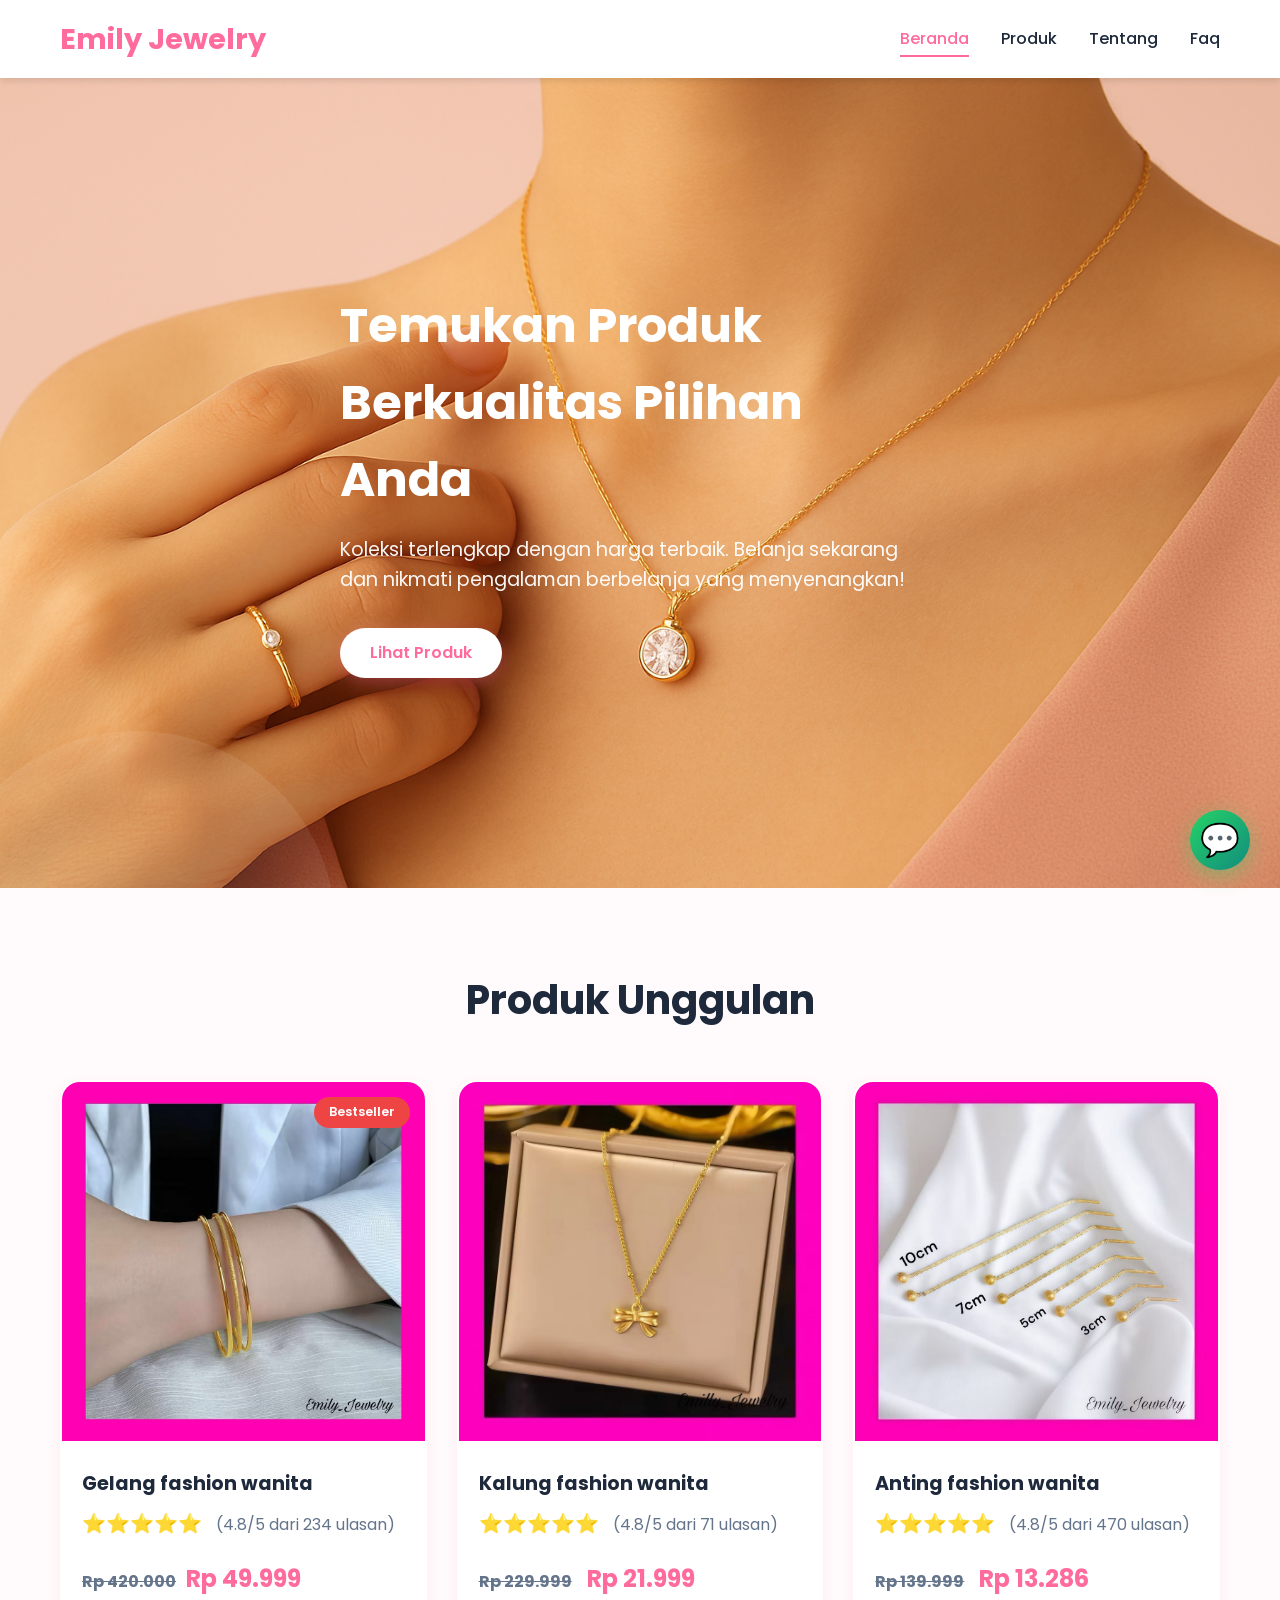
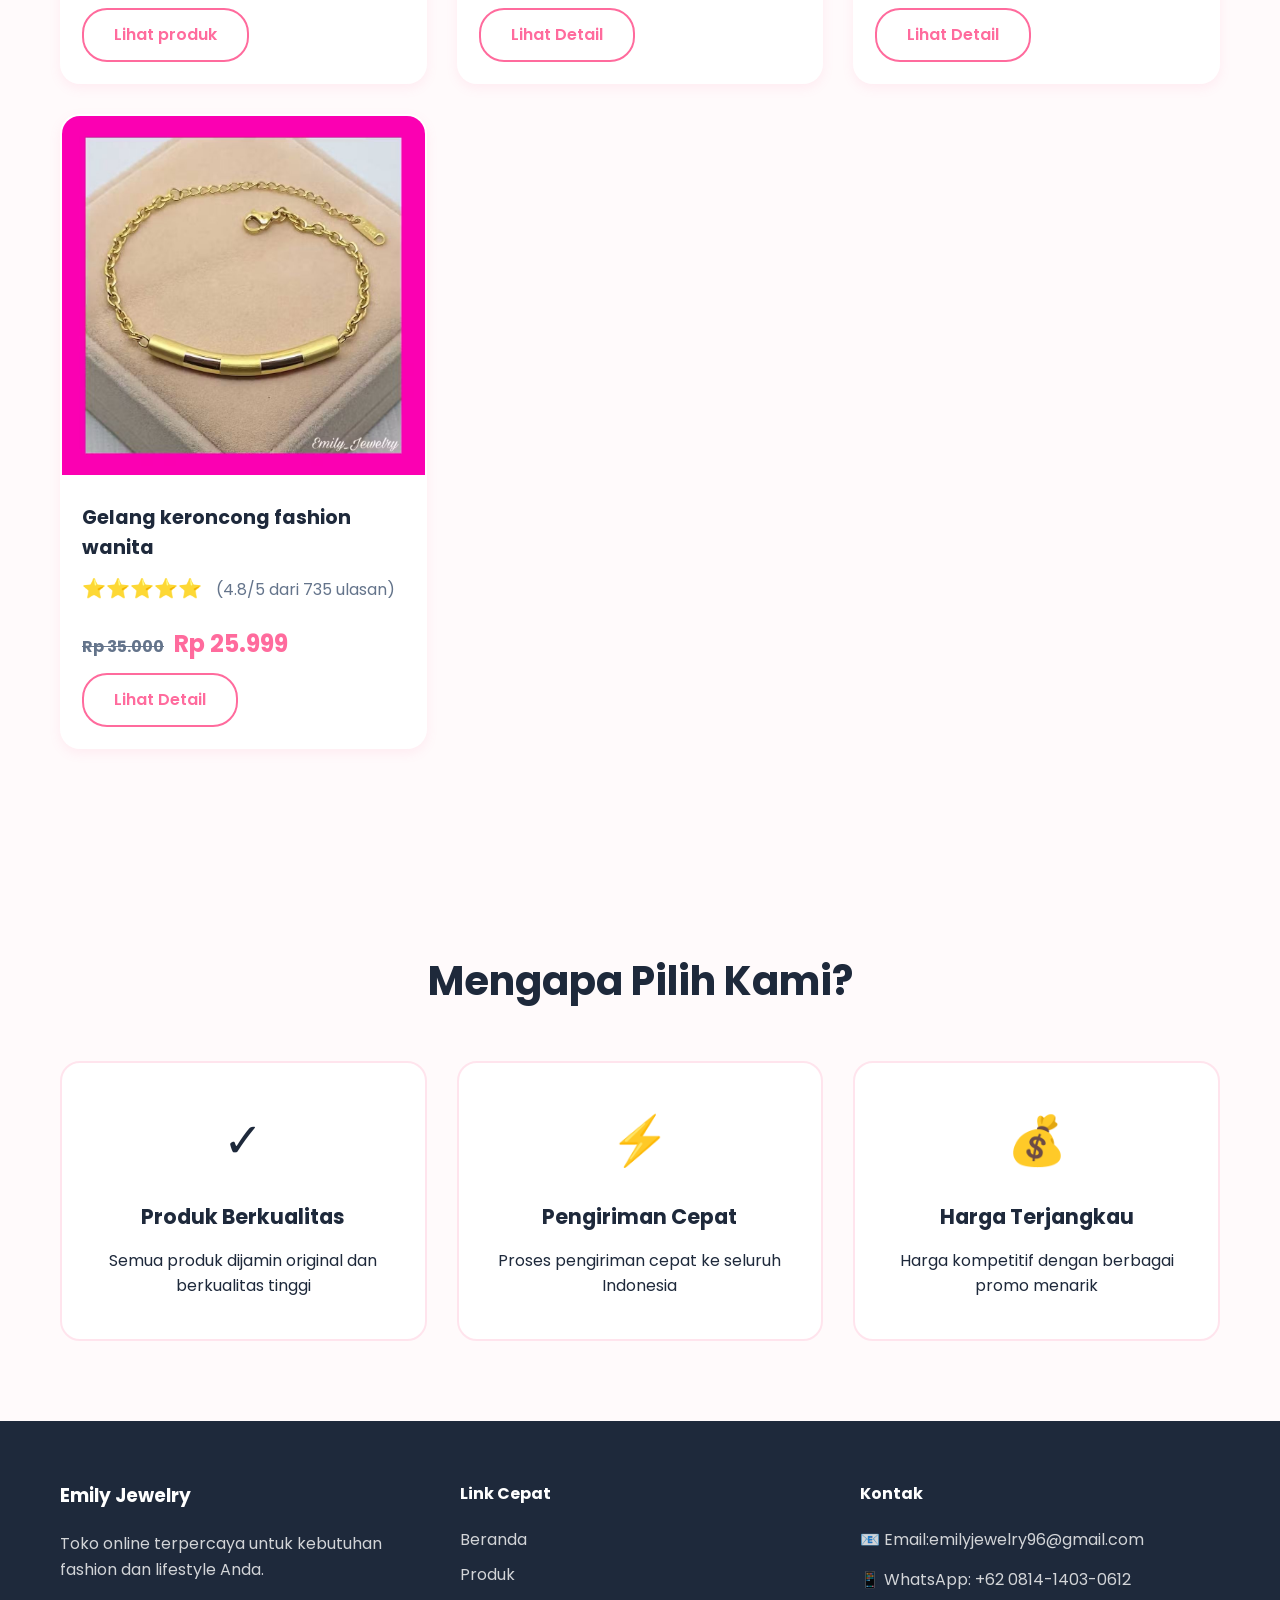
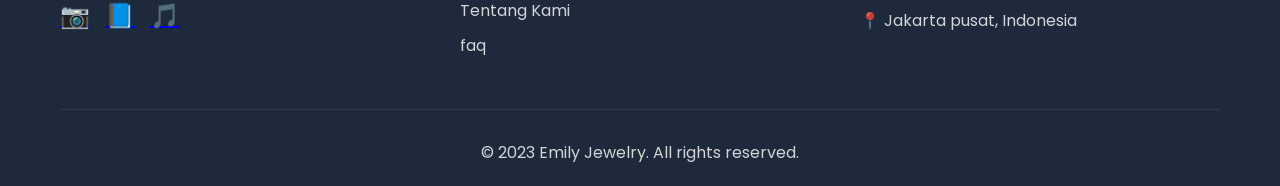
<file: index.html>
<!DOCTYPE html>
<html lang="id">
<head>
    <meta charset="UTF-8">
    <meta name="viewport" content="width=device-width, initial-scale=1.0">
    <meta name="description" content="Toko Online Terpercaya - Belanja produk berkualitas dengan harga terjangkau. Pengiriman cepat ke seluruh Indonesia.">
    <meta name="keywords" content="toko online, belanja online, produk berkualitas, toko terpercaya">
    <title>Beranda - Emily Jewelry | Toko Online Terpercaya</title>
    <link rel="stylesheet" href="style.css">
    <link href="https://fonts.googleapis.com/css2?family=Poppins:wght@300;400;500;600;700&display=swap" rel="stylesheet">
</head>
<body>
    <!-- Navigation -->
    <nav class="navbar">
        <div class="container">
            <div class="nav-wrapper">
                <div class="logo">
                    <a href="homepages.html">Emily Jewelry</a>
                </div>
                <div class="nav-menu" id="navMenu">
                    <a href="homepages.html" class="nav-link active">Beranda</a>
                    <a href="product.html" class="nav-link">Produk</a>
                    <a href="tentang.html" class="nav-link">Tentang</a>
                    <a href="FAQ.html" class="nav-link">Faq</a>
                </div>
                <div class="hamburger" id="hamburger">
                    <span></span>
                    <span></span>
                    <span></span>
                </div>
            </div>
        </div>
    </nav>

    <!-- Overlay for mobile menu -->
    <div class="nav-overlay" id="navOverlay"></div>

    <!-- Hero Section -->
    <section class="hero">
        <div class="overlay"></div>
        <div class="container">
            <div class="hero-content fade-in">
                <h1>Temukan Produk Berkualitas Pilihan Anda</h1>
                <p>Koleksi terlengkap dengan harga terbaik. Belanja sekarang dan nikmati pengalaman berbelanja yang menyenangkan!</p>
                <a href="product.html" class="btn btn-primary">Lihat Produk</a>
            </div>
        </div>
    </section>

    <!-- Featured Products -->
    <section class="featured-products">
        <div class="container">
            <h2 class="section-title">Produk Unggulan</h2>
            <div class="products-grid">
                <div class="product-card slide-up">
                    <div class="product-badge">Bestseller</div>
                    <img src="/asset/gelang wanita.jpg" alt="Aksesoris wanita" loading="lazy">
                    <div class="product-info">
                        <h3>Gelang fashion  wanita</h3>
                      <div class="rating-section">
                        <span class="stars">⭐⭐⭐⭐⭐</span>
                        <span class="rating-text">(4.8/5 dari 234 ulasan)</span>
                      </div>
                        <p class="price"><span class="old-price">Rp 420.000</span>Rp 49.999</p>
                        <a href="https://shopee.co.id/Emilly-Gelang-Keroncong-Titanium-Wanita-Isi-3-Anti-Karat-i.663186374.26659076202?extraParams=%7B%22display_model_id%22%3A69806257948%2C%22model_selection_logic%22%3A2%7D&sp_atk=d0ffaef2-84a9-45cb-9858-b0441dcdc654&xptdk=d0ffaef2-84a9-45cb-9858-b0441dcdc654" class="btn btn-secondary">Lihat produk</a>
                    </div>
                </div>
                <div class="product-card slide-up">
                    
                    <img src="/asset/kalung.jpg" alt="Kalung fashion wanita" loading="lazy">
                    <div class="product-info">
                        <h3>Kalung fashion wanita</h3>
                       <div class="rating-section">
                        <span class="stars">⭐⭐⭐⭐⭐</span>
                        <span class="rating-text">(4.8/5 dari 71 ulasan)</span>
                       </div>
                        <p class="price"><span class="old-price">Rp 229.999</span> Rp 21.999</p>
                        <a href="https://shopee.co.id/Emilly-Kalung-Titanium-Wanita-Motif-Salib-Fashion-Gold-Silver-Anti-Karat-i.663186374.27721365151?extraParams=%7B%22display_model_id%22%3A69501660029%2C%22model_selection_logic%22%3A2%7D&sp_atk=07c61305-0b06-48b5-9e1e-f3cccfcde9da&xptdk=07c61305-0b06-48b5-9e1e-f3cccfcde9da" class="btn btn-secondary">Lihat Detail</a>
                    </div>
                </div>
                <div class="product-card slide-up">
                    
                    <img src="/asset/anting.jpg" alt="anting" loading="lazy">
                    <div class="product-info">
                        <h3>Anting fashion wanita</h3>
                       <div class="rating-section">
                        <span class="stars">⭐⭐⭐⭐⭐</span>
                        <span class="rating-text">(4.8/5 dari 470 ulasan)</span>
                       </div>
                        <p class="price"><span class="old-price">Rp 139.999</span> Rp 13.286</p>
                        <a href="https://shopee.co.id/Emilly-Anting-Boba-Pasir-Titanium-3cm-5cm-7cm-10cm-Fashion-Wanita-Gold-Anti-Karat-i.663186374.40051818439?extraParams=%7B%22display_model_id%22%3A280145722336%2C%22model_selection_logic%22%3A2%7D&sp_atk=b2f305fc-6898-444d-87f5-841534cccfaa&xptdk=b2f305fc-6898-444d-87f5-841534cccfaa" class="btn btn-secondary">Lihat Detail</a>
                    </div>
                </div>
                <div class="product-card slide-up">
                    <img src="/asset/gelang keroncong.jpg" alt="Gelang" loading="lazy">
                    <div class="product-info">
                        <h3>Gelang keroncong fashion wanita</h3>
                        <div class="rating-section">
                        <span class="stars">⭐⭐⭐⭐⭐</span>
                        <span class="rating-text">(4.8/5 dari 735 ulasan)</span>
                       </div>
                        <p class="price"><span class="old-price">Rp 35.000</span>Rp 25.999</p>
                        <a href="https://shopee.co.id/Gelang-Keroncong-Wanita-Motif-Ukir-Pasir-Fashion-Korean-Gold-24k-i.663186374.22688835082?extraParams=%7B%22display_model_id%22%3A222392040568%2C%22model_selection_logic%22%3A2%7D&sp_atk=6b350dd3-8b87-4069-b07f-55299b9bb8be&xptdk=6b350dd3-8b87-4069-b07f-55299b9bb8be" class="btn btn-secondary">Lihat Detail</a>
                    </div>
                </div>
            </div>
        </div>
    </section>

    <!-- Why Choose Us -->
    <section class="why-us">
        <div class="container">
            <h2 class="section-title">Mengapa Pilih Kami?</h2>
            <div class="features-grid">
                <div class="feature-card fade-in">
                    <div class="feature-icon">✓</div>
                    <h3>Produk Berkualitas</h3>
                    <p>Semua produk dijamin original dan berkualitas tinggi</p>
                </div>
                <div class="feature-card fade-in">
                    <div class="feature-icon">⚡</div>
                    <h3>Pengiriman Cepat</h3>
                    <p>Proses pengiriman cepat ke seluruh Indonesia</p>
                </div>
                <div class="feature-card fade-in">
                    <div class="feature-icon">💰</div>
                    <h3>Harga Terjangkau</h3>
                    <p>Harga kompetitif dengan berbagai promo menarik</p>
                </div>
            </div>
        </div>
    </section>

    <!-- Footer -->
    <footer class="footer">
        <div class="container">
            <div class="footer-content">
                <div class="footer-section">
                    <h3>Emily Jewelry</h3>
                    <p>Toko online terpercaya untuk kebutuhan fashion dan lifestyle Anda.</p>
                    <div class="social-links">
                        <a href="#" aria-label="Instagram" title="Instagram">📷</a>
                        <a href="#" aria-label="Facebook" title="Facebook">📘</a>
                        <a href="#" aria-label="TikTok" title="TikTok">🎵</a>
                    </div>
                </div>
                <div class="footer-section">
                    <h4>Link Cepat</h4>
                    <ul>
                        <li><a href="homepages.html">Beranda</a></li>
                        <li><a href="product.html">Produk</a></li>
                        <li><a href="tentang.html">Tentang Kami</a></li>
                        <li><a href="FAQ.html">faq</a></li>
                    </ul>
                </div>
                <div class="footer-section">
                    <h4>Kontak</h4>
                    <p>📧 Email:emilyjewelry96@gmail.com</p>
                    <p>📱 WhatsApp: +62 0814-1403-0612</p>
                    <p>📍 Jakarta pusat, Indonesia</p>
                </div>
            </div>
            <div class="footer-bottom">
                <p>&copy; 2023 Emily Jewelry. All rights reserved.</p>
            </div>
        </div>
    </footer>

    <!-- WhatsApp Floating Button -->
    <a href="https://wa.me/6281414030612?text=Halo%20Emily%20Jewelry,%20saya%20ingin%20bertanya" 
       class="whatsapp-float" 
       target="_blank" 
       rel="noopener noreferrer"
       aria-label="Chat WhatsApp">
        <span class="whatsapp-icon">💬</span>
    </a>

    <script src="history-manager.js"></script>
    <script src="script.js"></script>
</body>
</html>
</file>
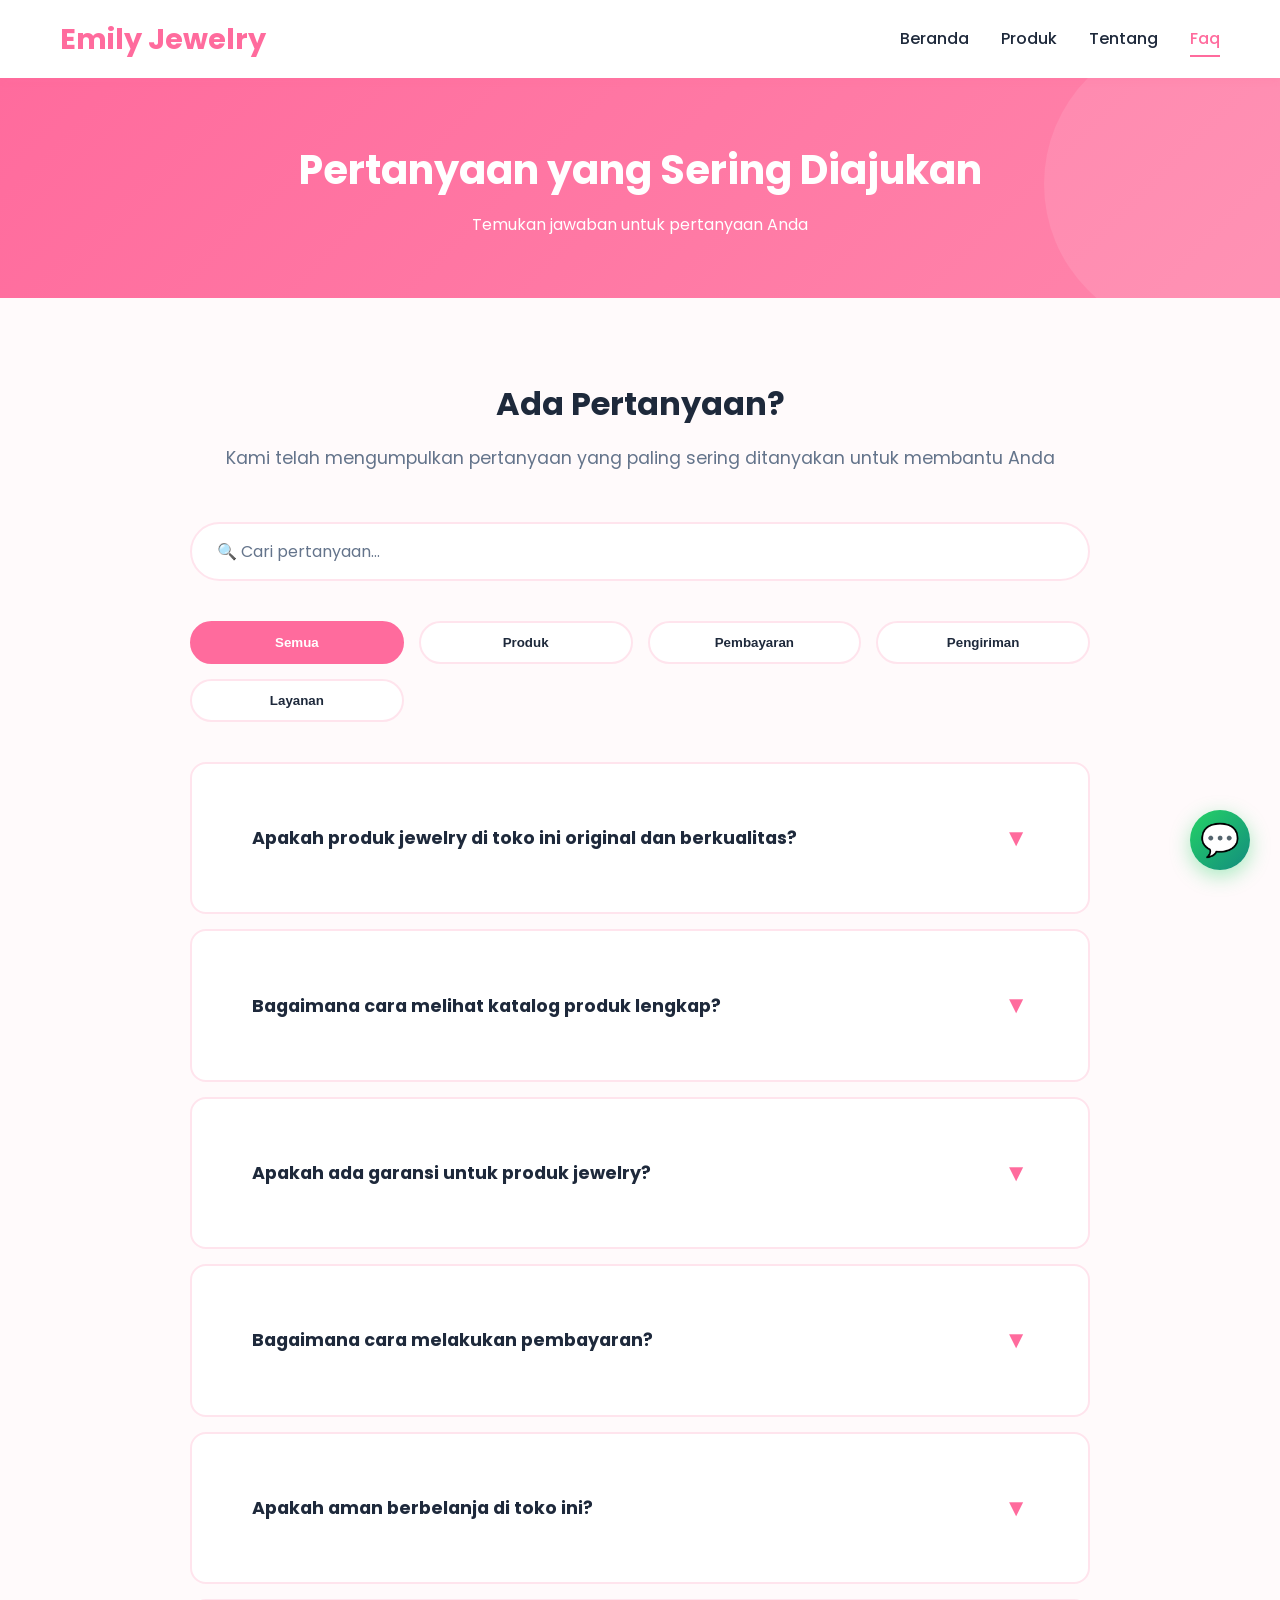
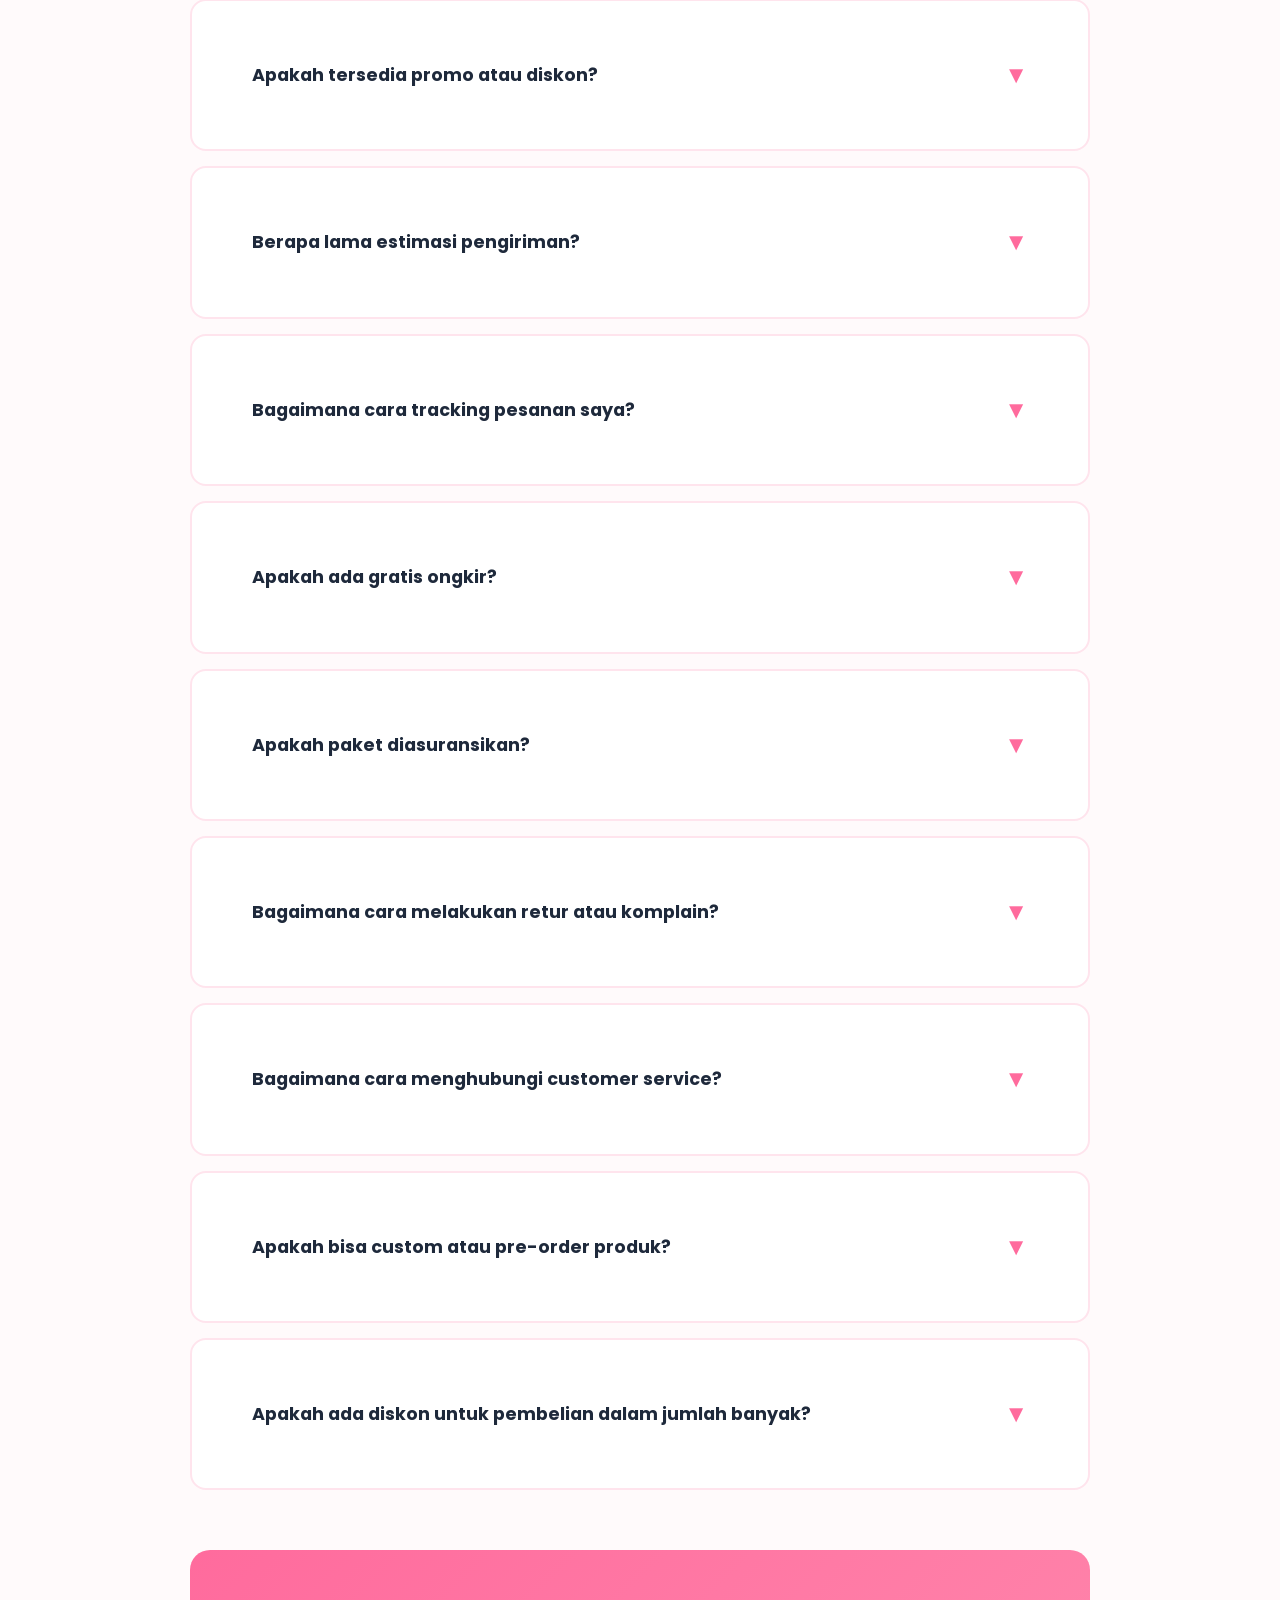
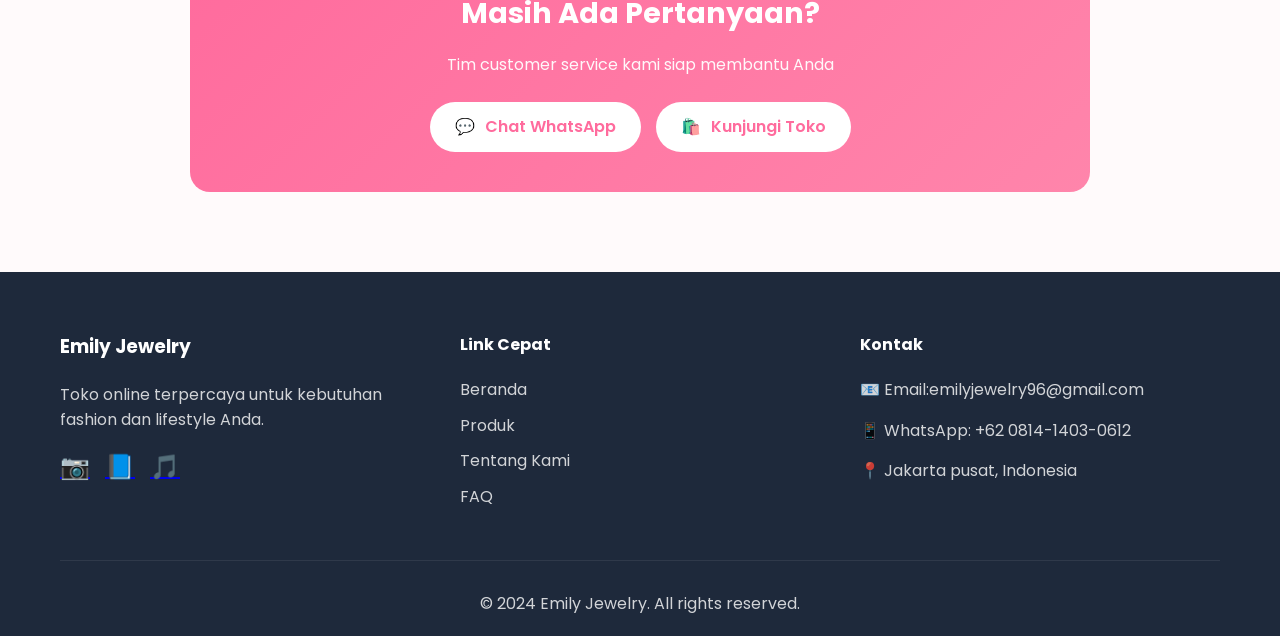
<file: FAQ.html>
<!DOCTYPE html>
<html lang="id">
<head>
    <meta charset="UTF-8">
    <meta name="viewport" content="width=device-width, initial-scale=1.0">
    <meta name="description" content="FAQ Emily Jewelry - Pertanyaan yang sering diajukan tentang produk, pembayaran, pengiriman, dan layanan kami.">
    <meta name="keywords" content="faq, pertanyaan, jawaban, bantuan, emily jewelry">
    <title>FAQ - Emily Jewelry</title>
    <link rel="stylesheet" href="style.css">
    <link href="https://fonts.googleapis.com/css2?family=Poppins:wght@300;400;500;600;700&display=swap" rel="stylesheet">
    <style>
        /* FAQ Specific Styles */
        .faq-container {
            max-width: 900px;
            margin: 0 auto;
        }

        .faq-intro {
            text-align: center;
            margin-bottom: 50px;
        }

        .faq-intro h2 {
            font-size: 2rem;
            color: var(--dark-color);
            margin-bottom: 15px;
        }

        .faq-intro p {
            color: var(--gray-color);
            font-size: 1.1rem;
        }

        .faq-categories {
            display: grid;
            grid-template-columns: repeat(auto-fit, minmax(200px, 1fr));
            gap: 15px;
            margin-bottom: 40px;
        }

        .category-btn {
            padding: 12px 20px;
            background: var(--white);
            border: 2px solid var(--border-color);
            border-radius: 25px;
            color: var(--dark-color);
            font-weight: 600;
            cursor: pointer;
            transition: all 0.3s ease;
            text-align: center;
        }

        .category-btn:hover {
            border-color: var(--primary-color);
            background: var(--light-color);
        }

        .category-btn.active {
            background: var(--primary-color);
            color: var(--white);
            border-color: var(--primary-color);
        }

        .faq-list {
            margin-top: 30px;
        }

        .faq-item {
            background: var(--white);
            border: 2px solid var(--border-color);
            border-radius: 16px;
            margin-bottom: 15px;
            overflow: hidden;
            transition: all 0.3s ease;
        }

        .faq-item:hover {
            border-color: var(--accent-pink);
            box-shadow: 0 4px 15px rgba(255, 107, 157, 0.1);
        }

        .faq-question {
            padding: 25px 30px;
            cursor: pointer;
            display: flex;
            justify-content: space-between;
            align-items: center;
            gap: 20px;
            user-select: none;
        }

        .faq-question h3 {
            font-size: 1.1rem;
            color: var(--dark-color);
            margin: 0;
            flex: 1;
        }

        .faq-icon {
            font-size: 1.5rem;
            color: var(--primary-color);
            transition: transform 0.3s ease;
            flex-shrink: 0;
        }

        .faq-item.active .faq-icon {
            transform: rotate(180deg);
        }

        .faq-answer {
            max-height: 0;
            overflow: hidden;
            transition: max-height 0.3s ease;
        }

        .faq-answer-content {
            padding: 0 30px 25px 30px;
            color: var(--gray-color);
            line-height: 1.8;
        }

        .faq-item.active .faq-answer {
            max-height: 500px;
        }

        .faq-item.active .faq-question {
            background: var(--light-color);
        }

        .faq-search {
            margin-bottom: 40px;
        }

        .search-input {
            width: 100%;
            padding: 15px 25px;
            border: 2px solid var(--border-color);
            border-radius: 30px;
            font-size: 1rem;
            font-family: 'Poppins', sans-serif;
            transition: all 0.3s ease;
        }

        .search-input:focus {
            outline: none;
            border-color: var(--primary-color);
            box-shadow: 0 0 0 3px rgba(255, 107, 157, 0.1);
        }

        .search-input::placeholder {
            color: var(--gray-color);
        }

        .no-results {
            text-align: center;
            padding: 40px 20px;
            color: var(--gray-color);
        }

        .contact-help {
            text-align: center;
            margin-top: 60px;
            padding: 40px;
            background: var(--pink-gradient);
            border-radius: 20px;
            color: var(--white);
        }

        .contact-help h3 {
            font-size: 1.8rem;
            margin-bottom: 15px;
            color: var(--white);
        }

        .contact-help p {
            margin-bottom: 25px;
            opacity: 0.95;
        }

        .contact-buttons {
            display: flex;
            gap: 15px;
            justify-content: center;
            flex-wrap: wrap;
        }

        .contact-btn {
            display: inline-flex;
            align-items: center;
            gap: 10px;
            padding: 12px 25px;
            background: var(--white);
            color: var(--primary-color);
            border-radius: 25px;
            text-decoration: none;
            font-weight: 600;
            transition: all 0.3s ease;
        }

        .contact-btn:hover {
            transform: translateY(-3px);
            box-shadow: 0 6px 20px rgba(255, 255, 255, 0.3);
        }

        /* Mobile Responsive */
        @media (max-width: 768px) {
            .faq-intro h2 {
                font-size: 1.6rem;
            }

            .faq-intro p {
                font-size: 1rem;
            }

            .faq-categories {
                grid-template-columns: 1fr;
                gap: 10px;
            }

            .category-btn {
                padding: 10px 15px;
                font-size: 0.9rem;
            }

            .faq-question {
                padding: 20px 20px;
                gap: 15px;
            }

            .faq-question h3 {
                font-size: 1rem;
            }

            .faq-icon {
                font-size: 1.3rem;
            }

            .faq-answer-content {
                padding: 0 20px 20px 20px;
                font-size: 0.95rem;
            }

            .search-input {
                padding: 12px 20px;
                font-size: 0.95rem;
            }

            .contact-help {
                padding: 30px 20px;
                margin-top: 40px;
            }

            .contact-help h3 {
                font-size: 1.5rem;
            }

            .contact-help p {
                font-size: 0.95rem;
            }

            .contact-buttons {
                flex-direction: column;
                gap: 10px;
            }

            .contact-btn {
                width: 100%;
                justify-content: center;
                padding: 12px 20px;
            }
        }

        @media (max-width: 480px) {
            .faq-intro h2 {
                font-size: 1.4rem;
            }

            .faq-question {
                padding: 15px;
            }

            .faq-question h3 {
                font-size: 0.95rem;
            }

            .faq-answer-content {
                padding: 0 15px 15px 15px;
                font-size: 0.9rem;
            }

            .contact-help {
                padding: 25px 15px;
                border-radius: 15px;
            }

            .contact-help h3 {
                font-size: 1.3rem;
            }
        }
    </style>
</head>
<body>
    <!-- Navigation -->
    <nav class="navbar">
        <div class="container">
            <div class="nav-wrapper">
                <div class="logo">
                    <a href="homepages.html">Emily Jewelry</a>
                </div>
                <div class="nav-menu" id="navMenu">
                    <a href="index.html" class="nav-link">Beranda</a>
                    <a href="product.html" class="nav-link">Produk</a>
                    <a href="tentang.html" class="nav-link">Tentang</a>
                    <a href="FAQ.html" class="nav-link active">Faq</a>
                </div>
                <div class="hamburger" id="hamburger">
                    <span></span>
                    <span></span>
                    <span></span>
                </div>
            </div>
        </div>
    </nav>

    <!-- Page Header -->
    <section class="page-header">
        <div class="container">
            <h1>Pertanyaan yang Sering Diajukan</h1>
            <p>Temukan jawaban untuk pertanyaan Anda</p>
        </div>
    </section>

    <!-- FAQ Section -->
    <section class="contact-section">
        <div class="container">
            <div class="faq-container">
                <!-- Intro -->
                <div class="faq-intro fade-in">
                    <h2>Ada Pertanyaan?</h2>
                    <p>Kami telah mengumpulkan pertanyaan yang paling sering ditanyakan untuk membantu Anda</p>
                </div>

                <!-- Search Box -->
                <div class="faq-search fade-in">
                    <input type="text" 
                           class="search-input" 
                           id="faqSearch" 
                           placeholder="🔍 Cari pertanyaan...">
                </div>

                <!-- Category Filter -->
                <div class="faq-categories fade-in">
                    <button class="category-btn active" data-category="all">Semua</button>
                    <button class="category-btn" data-category="produk">Produk</button>
                    <button class="category-btn" data-category="pembayaran">Pembayaran</button>
                    <button class="category-btn" data-category="pengiriman">Pengiriman</button>
                    <button class="category-btn" data-category="layanan">Layanan</button>
                </div>

                <!-- FAQ List -->
                <div class="faq-list" id="faqList">
                    <!-- Produk -->
                    <div class="faq-item slide-up" data-category="produk">
                        <div class="faq-question">
                            <h3>Apakah produk jewelry di toko ini original dan berkualitas?</h3>
                            <span class="faq-icon">▼</span>
                        </div>
                        <div class="faq-answer">
                            <div class="faq-answer-content">
                                Ya, kami menjamin 100% keaslian semua produk jewelry yang dijual. Semua produk telah melalui quality control ketat sebelum dikirim kepada customer. Anda bisa cek rating dan review dari pembeli lain di halaman toko kami.
                            </div>
                        </div>
                    </div>

                    <div class="faq-item slide-up" data-category="produk">
                        <div class="faq-question">
                            <h3>Bagaimana cara melihat katalog produk lengkap?</h3>
                            <span class="faq-icon">▼</span>
                        </div>
                        <div class="faq-answer">
                            <div class="faq-answer-content">
                                Silakan kunjungi toko kami di Shopee atau marketplace favorit Anda. Di sana tersedia katalog lengkap dengan foto detail, deskripsi produk, harga, dan review dari pembeli sebelumnya.
                            </div>
                        </div>
                    </div>

                    <div class="faq-item slide-up" data-category="produk">
                        <div class="faq-question">
                            <h3>Apakah ada garansi untuk produk jewelry?</h3>
                            <span class="faq-icon">▼</span>
                        </div>
                        <div class="faq-answer">
                            <div class="faq-answer-content">
                                Ya, kami memberikan garansi keaslian untuk semua produk. Jika terdapat cacat produksi atau ketidaksesuaian produk, Anda dapat mengajukan retur atau penukaran melalui sistem marketplace dalam waktu 7 hari setelah barang diterima.
                            </div>
                        </div>
                    </div>

                    <!-- Pembayaran -->
                    <div class="faq-item slide-up" data-category="pembayaran">
                        <div class="faq-question">
                            <h3>Bagaimana cara melakukan pembayaran?</h3>
                            <span class="faq-icon">▼</span>
                        </div>
                        <div class="faq-answer">
                            <div class="faq-answer-content">
                                Pembayaran dilakukan melalui sistem marketplace (Shopee, Tokopedia, dll). Anda bisa memilih berbagai metode pembayaran yang tersedia seperti Transfer Bank, E-Wallet (OVO, GoPay, Dana, ShopeePay), Kartu Kredit/Debit, atau COD tergantung pilihan yang tersedia di platform.
                            </div>
                        </div>
                    </div>

                    <div class="faq-item slide-up" data-category="pembayaran">
                        <div class="faq-question">
                            <h3>Apakah aman berbelanja di toko ini?</h3>
                            <span class="faq-icon">▼</span>
                        </div>
                        <div class="faq-answer">
                            <div class="faq-answer-content">
                                Sangat aman! Semua transaksi dilindungi oleh sistem keamanan marketplace. Pembayaran Anda akan ditahan oleh platform dan baru diteruskan ke penjual setelah Anda konfirmasi barang diterima dengan baik.
                            </div>
                        </div>
                    </div>

                    <div class="faq-item slide-up" data-category="pembayaran">
                        <div class="faq-question">
                            <h3>Apakah tersedia promo atau diskon?</h3>
                            <span class="faq-icon">▼</span>
                        </div>
                        <div class="faq-answer">
                            <div class="faq-answer-content">
                                Ya! Kami sering mengadakan promo menarik seperti flash sale, diskon voucher, dan gratis ongkir. Follow toko kami di marketplace dan aktifkan notifikasi untuk mendapatkan update promo terbaru. Anda juga bisa cek halaman promo di platform marketplace.
                            </div>
                        </div>
                    </div>

                    <!-- Pengiriman -->
                    <div class="faq-item slide-up" data-category="pengiriman">
                        <div class="faq-question">
                            <h3>Berapa lama estimasi pengiriman?</h3>
                            <span class="faq-icon">▼</span>
                        </div>
                        <div class="faq-answer">
                            <div class="faq-answer-content">
                                Pesanan akan kami proses dalam 1-2 hari kerja setelah pembayaran dikonfirmasi. Estimasi pengiriman tergantung jasa ekspedisi dan lokasi: Jabodetabek 2-4 hari, Pulau Jawa 3-5 hari, Luar Jawa 5-10 hari kerja. Cek estimasi detail di halaman checkout marketplace.
                            </div>
                        </div>
                    </div>

                    <div class="faq-item slide-up" data-category="pengiriman">
                        <div class="faq-question">
                            <h3>Bagaimana cara tracking pesanan saya?</h3>
                            <span class="faq-icon">▼</span>
                        </div>
                        <div class="faq-answer">
                            <div class="faq-answer-content">
                                Setelah pesanan dikirim, nomor resi akan otomatis muncul di halaman pesanan Anda di marketplace. Anda bisa tracking langsung melalui aplikasi marketplace atau klik nomor resi untuk melihat posisi paket Anda.
                            </div>
                        </div>
                    </div>

                    <div class="faq-item slide-up" data-category="pengiriman">
                        <div class="faq-question">
                            <h3>Apakah ada gratis ongkir?</h3>
                            <span class="faq-icon">▼</span>
                        </div>
                        <div class="faq-answer">
                            <div class="faq-answer-content">
                                Ya! Kami sering memberikan voucher gratis ongkir untuk pembelian tertentu. Selain itu, Anda bisa memanfaatkan voucher gratis ongkir dari marketplace pada hari-hari tertentu. Pantau terus halaman toko kami untuk info promo terbaru.
                            </div>
                        </div>
                    </div>

                    <div class="faq-item slide-up" data-category="pengiriman">
                        <div class="faq-question">
                            <h3>Apakah paket diasuransikan?</h3>
                            <span class="faq-icon">▼</span>
                        </div>
                        <div class="faq-answer">
                            <div class="faq-answer-content">
                                Kami sangat menyarankan untuk menambahkan asuransi pengiriman saat checkout untuk melindungi paket Anda dari kehilangan atau kerusakan selama pengiriman. Biaya asuransi sangat terjangkau dan akan melindungi nilai produk Anda.
                            </div>
                        </div>
                    </div>

                    <!-- Layanan -->
                    <div class="faq-item slide-up" data-category="layanan">
                        <div class="faq-question">
                            <h3>Bagaimana cara melakukan retur atau komplain?</h3>
                            <span class="faq-icon">▼</span>
                        </div>
                        <div class="faq-answer">
                            <div class="faq-answer-content">
                                Jika ada masalah dengan pesanan, Anda bisa mengajukan retur/komplain melalui fitur "Ajukan Komplain" atau "Pengembalian" di halaman pesanan marketplace Anda. Tim kami akan merespons dalam 1x24 jam. Pastikan produk masih dalam kondisi baik dan lengkap dengan kemasan.
                            </div>
                        </div>
                    </div>

                    <div class="faq-item slide-up" data-category="layanan">
                        <div class="faq-question">
                            <h3>Bagaimana cara menghubungi customer service?</h3>
                            <span class="faq-icon">▼</span>
                        </div>
                        <div class="faq-answer">
                            <div class="faq-answer-content">
                                Anda dapat menghubungi kami melalui: 1) Fitur Chat di marketplace (respon cepat saat jam kerja), 2) WhatsApp di +62 812-3456-7890, atau 3) Diskusi Produk di halaman marketplace. Kami siap membantu Anda Senin-Sabtu pukul 09:00-18:00 WIB.
                            </div>
                        </div>
                    </div>

                    <div class="faq-item slide-up" data-category="layanan">
                        <div class="faq-question">
                            <h3>Apakah bisa custom atau pre-order produk?</h3>
                            <span class="faq-icon">▼</span>
                        </div>
                        <div class="faq-answer">
                            <div class="faq-answer-content">
                                Ya, kami menerima pre-order untuk produk tertentu yang sedang tidak tersedia. Untuk custom atau pesanan khusus, silakan hubungi customer service kami melalui chat marketplace atau WhatsApp untuk diskusi lebih lanjut mengenai ketersediaan dan harga.
                            </div>
                        </div>
                    </div>

                    <div class="faq-item slide-up" data-category="layanan">
                        <div class="faq-question">
                            <h3>Apakah ada diskon untuk pembelian dalam jumlah banyak?</h3>
                            <span class="faq-icon">▼</span>
                        </div>
                        <div class="faq-answer">
                            <div class="faq-answer-content">
                                Ya! Kami memberikan harga khusus untuk pembelian grosir atau dalam jumlah banyak. Silakan chat customer service kami melalui marketplace atau WhatsApp untuk mendapatkan penawaran harga terbaik sesuai dengan jumlah pembelian Anda.
                            </div>
                        </div>
                    </div>
                </div>

                <!-- No Results Message -->
                <div class="no-results" id="noResults" style="display: none;">
                    <p>😔 Tidak ada hasil yang ditemukan. Coba kata kunci lain atau hubungi customer service kami.</p>
                </div>

                <!-- Contact Help Section -->
                <div class="contact-help fade-in">
                    <h3>Masih Ada Pertanyaan?</h3>
                    <p>Tim customer service kami siap membantu Anda</p>
                    <div class="contact-buttons">
                        <a href="https://wa.me/6281414030612" class="contact-btn" target="_blank">
                            <span>💬</span>
                            <span>Chat WhatsApp</span>
                        </a>
                        <a href="https://shopee.co.id/emilly_jewelry?shopCollection=143908184#product_list" class="contact-btn" target="_blank">
                            <span>🛍️</span>
                            <span>Kunjungi Toko</span>
                        </a>
                    </div>
                </div>
            </div>
        </div>
    </section>

    <!-- Footer -->
    <footer class="footer">
        <div class="container">
            <div class="footer-content">
                <div class="footer-section">
                    <h3>Emily Jewelry</h3>
                    <p>Toko online terpercaya untuk kebutuhan fashion dan lifestyle Anda.</p>
                    <div class="social-links">
                        <a href="#" aria-label="Instagram">📷</a>
                        <a href="#" aria-label="Facebook">📘</a>
                        <a href="#" aria-label="TikTok">🎵</a>
                    </div>
                </div>
                <div class="footer-section">
                    <h4>Link Cepat</h4>
                    <ul>
                        <li><a href="homepages.html">Beranda</a></li>
                        <li><a href="product.html">Produk</a></li>
                        <li><a href="tentang.html">Tentang Kami</a></li>
                        <li><a href="FAQ.html">FAQ</a></li>
                    </ul>
                </div>
                <div class="footer-section">
                    <h4>Kontak</h4>
                    <p>📧 Email:emilyjewelry96@gmail.com</p>
                    <p>📱 WhatsApp: +62 0814-1403-0612</p>
                    <p>📍 Jakarta pusat, Indonesia</p>
                </div>
            </div>
            <div class="footer-bottom">
                <p>&copy; 2024 Emily Jewelry. All rights reserved.</p>
            </div>
        </div>
    </footer>

    <!-- WhatsApp Floating Button -->
    <a href="https://wa.me/6281414030612" class="whatsapp-float" target="_blank" aria-label="Chat WhatsApp">
        <span class="whatsapp-icon">💬</span>
    </a>

    <script src="history-manager.js"></script>
    <script>
        // Hamburger Menu
        const hamburger = document.getElementById('hamburger');
        const navMenu = document.getElementById('navMenu');

        hamburger.addEventListener('click', () => {
            navMenu.classList.toggle('active');
            // Push history when menu opens so back button closes it
            if (navMenu.classList.contains('active') && window.HistoryManager) {
                HistoryManager.push('faq-mobile-menu', { open: true });
            }
        });

        // Back button closes hamburger menu
        if (window.HistoryManager) {
            HistoryManager.onBack('faq-mobile-menu', function () {
                navMenu.classList.remove('active');
            });
        }

        // FAQ Accordion
        const faqItems = document.querySelectorAll('.faq-item');
        
        faqItems.forEach((item, index) => {
            const question = item.querySelector('.faq-question');
            
            question.addEventListener('click', () => {
                const isActive = item.classList.contains('active');
                
                // Close all items
                faqItems.forEach(i => i.classList.remove('active'));
                
                // Open clicked item if it wasn't active
                if (!isActive) {
                    item.classList.add('active');
                    // Push history so back button closes this FAQ
                    if (window.HistoryManager) {
                        HistoryManager.push('faq-accordion', { openIndex: index });
                    }
                }
            });
        });

        // Back button closes open FAQ accordion
        if (window.HistoryManager) {
            HistoryManager.onBack('faq-accordion', function () {
                faqItems.forEach(i => i.classList.remove('active'));
            });
        }

        // Category Filter
        const categoryBtns = document.querySelectorAll('.category-btn');
        const faqList = document.getElementById('faqList');
        const noResults = document.getElementById('noResults');

        var _prevFaqCategory = 'all';

        categoryBtns.forEach(btn => {
            btn.addEventListener('click', () => {
                var oldCategory = _prevFaqCategory;

                // Update active button
                categoryBtns.forEach(b => b.classList.remove('active'));
                btn.classList.add('active');

                // Filter FAQ items
                const category = btn.dataset.category;
                _prevFaqCategory = category;
                let visibleCount = 0;

                faqItems.forEach(item => {
                    if (category === 'all' || item.dataset.category === category) {
                        item.style.display = 'block';
                        visibleCount++;
                    } else {
                        item.style.display = 'none';
                    }
                });

                // Show/hide no results message
                noResults.style.display = visibleCount === 0 ? 'block' : 'none';

                // Push history so back restores previous category
                if (window.HistoryManager && category !== oldCategory) {
                    HistoryManager.push('faq-category', { category: oldCategory });
                }
            });
        });

        // Back button restores previous FAQ category
        if (window.HistoryManager) {
            HistoryManager.onBack('faq-category', function (data) {
                var cat = data.category || 'all';
                _prevFaqCategory = cat;
                // Activate the correct button
                categoryBtns.forEach(b => {
                    b.classList.remove('active');
                    if (b.dataset.category === cat) b.classList.add('active');
                });
                // Re-filter
                var visibleCount = 0;
                faqItems.forEach(item => {
                    if (cat === 'all' || item.dataset.category === cat) {
                        item.style.display = 'block';
                        visibleCount++;
                    } else {
                        item.style.display = 'none';
                    }
                });
                noResults.style.display = visibleCount === 0 ? 'block' : 'none';
            });
        }

        // Search Functionality
        const searchInput = document.getElementById('faqSearch');

        searchInput.addEventListener('input', (e) => {
            const searchTerm = e.target.value.toLowerCase();
            let visibleCount = 0;

            faqItems.forEach(item => {
                const question = item.querySelector('.faq-question h3').textContent.toLowerCase();
                const answer = item.querySelector('.faq-answer-content').textContent.toLowerCase();

                if (question.includes(searchTerm) || answer.includes(searchTerm)) {
                    item.style.display = 'block';
                    visibleCount++;
                } else {
                    item.style.display = 'none';
                }
            });

            // Show/hide no results message
            noResults.style.display = visibleCount === 0 ? 'block' : 'none';

            // Reset category filter when searching
            if (searchTerm) {
                categoryBtns.forEach(b => b.classList.remove('active'));
            }
        });

        // Animation on scroll
        const observerOptions = {
            threshold: 0.1,
            rootMargin: '0px 0px -50px 0px'
        };

        const observer = new IntersectionObserver((entries) => {
            entries.forEach(entry => {
                if (entry.isIntersecting) {
                    entry.target.style.opacity = '1';
                    entry.target.style.transform = 'translateY(0)';
                }
            });
        }, observerOptions);

        document.querySelectorAll('.fade-in, .slide-up').forEach(el => {
            el.style.opacity = '0';
            el.style.transform = 'translateY(20px)';
            el.style.transition = 'opacity 0.6s ease, transform 0.6s ease';
            observer.observe(el);
        });
    </script>
</body>
</html>
</file>
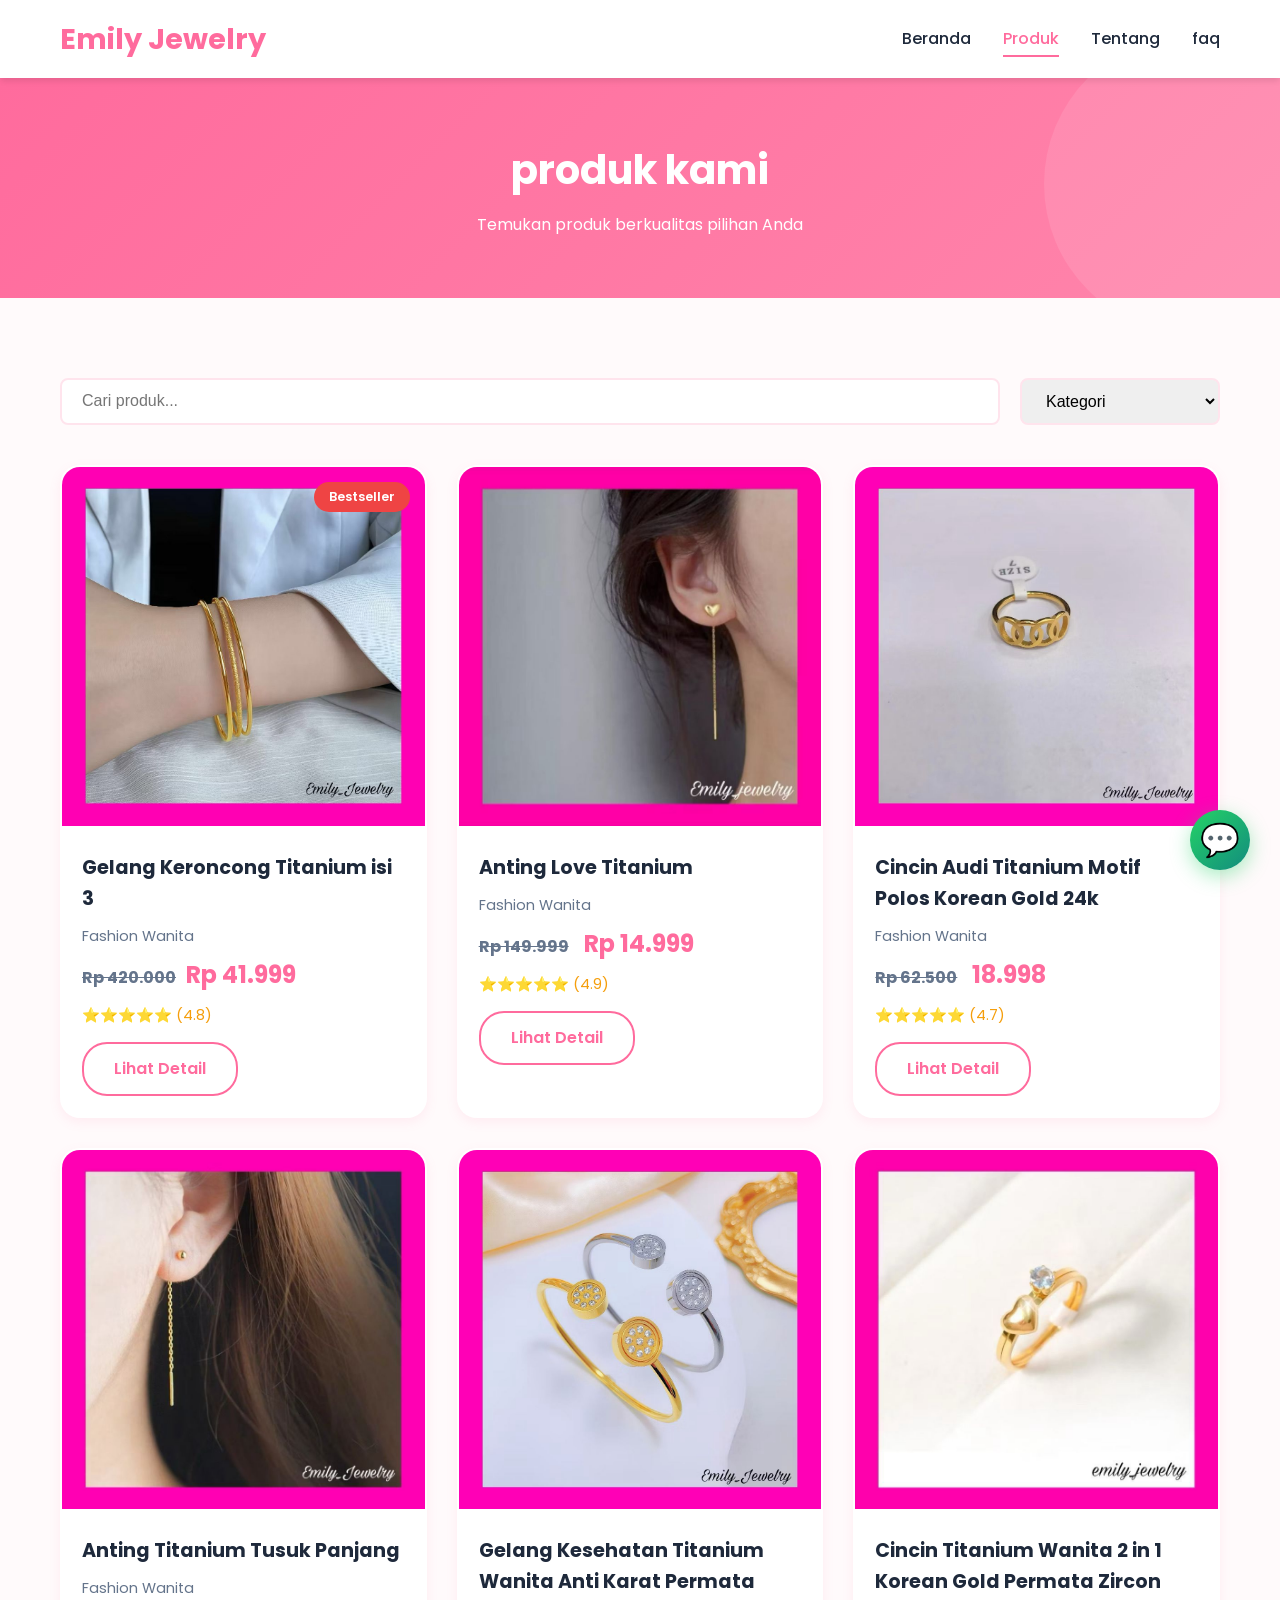
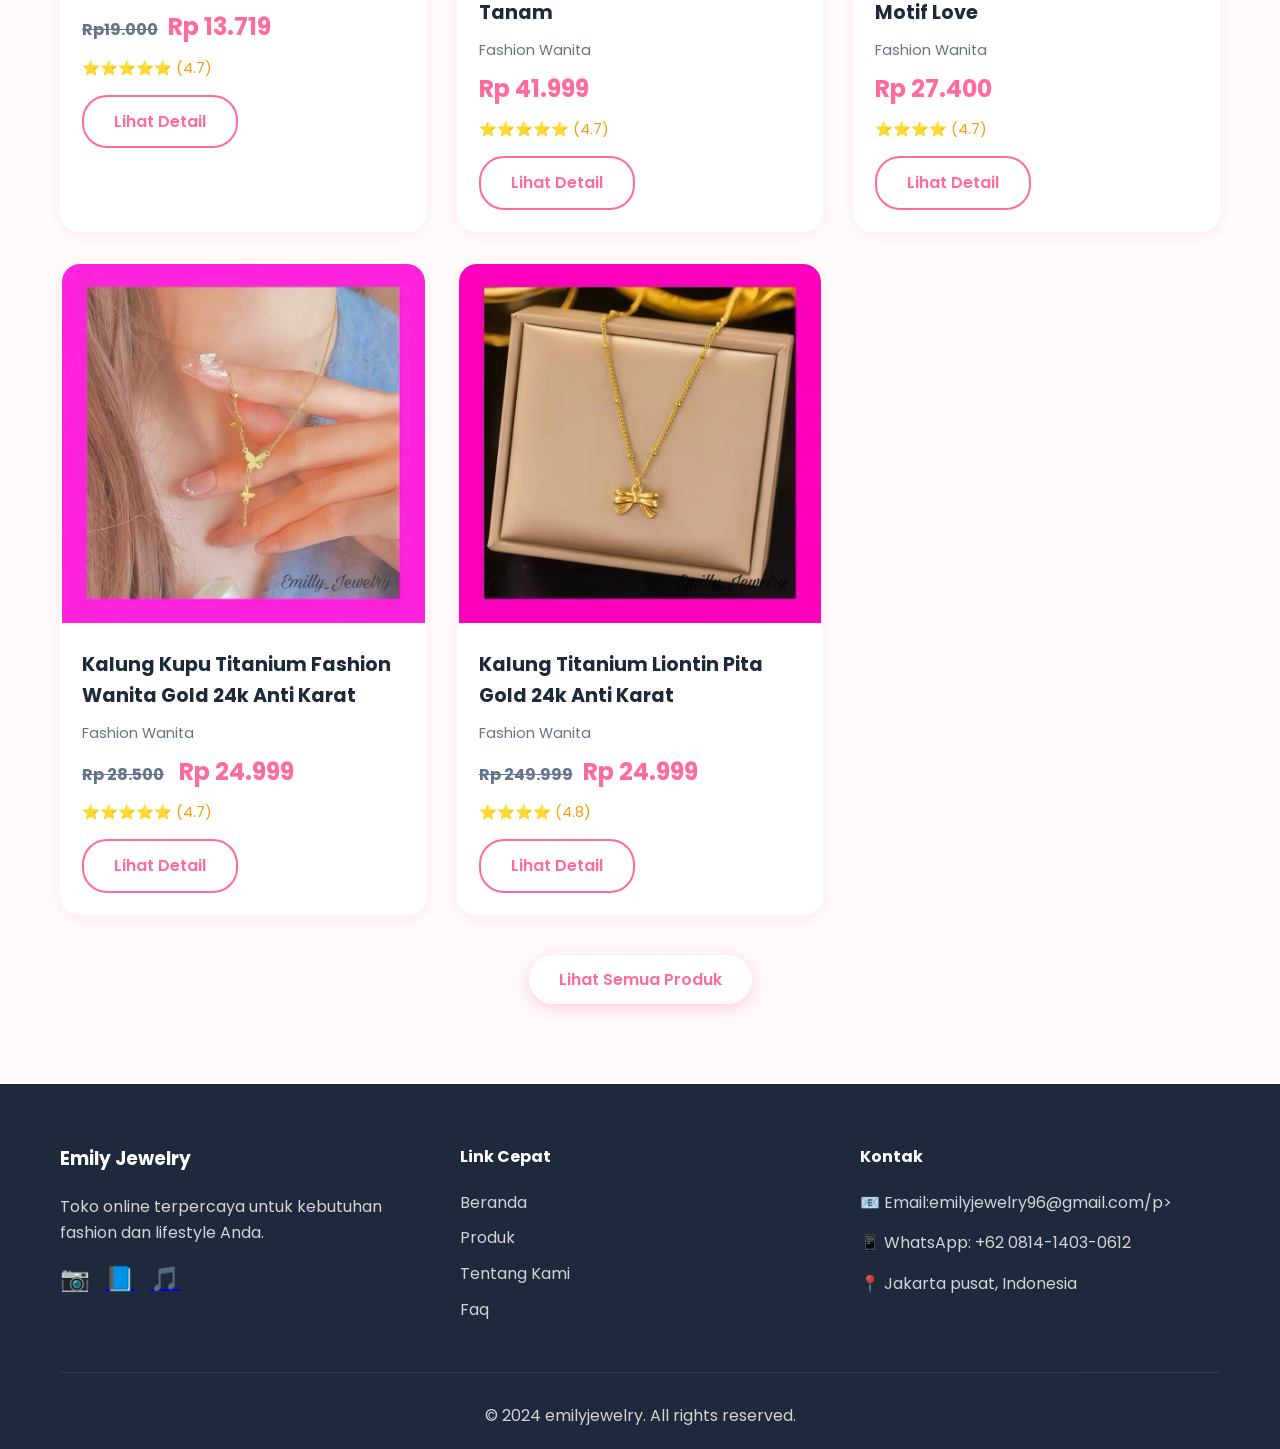
<file: product.html>
<!DOCTYPE html>
<html lang="id">
<head>
    <meta charset="UTF-8">
    <meta name="viewport" content="width=device-width, initial-scale=1.0">
    <meta name="description" content="Katalog produk lengkap TokoKu - Headphone, Jam Tangan, Sneakers, Tas, dan produk berkualitas lainnya dengan harga terbaik.">
    <meta name="keywords" content="katalog produk, headphone, jam tangan, sneakers, tas ransel, belanja online">
    <title>Katalog Produk - TokoKu | Belanja Online Terpercaya</title>
    <link rel="stylesheet" href="style.css">
    <link href="https://fonts.googleapis.com/css2?family=Poppins:wght@300;400;500;600;700&display=swap" rel="stylesheet">
</head>
<body>
    <!-- Navigation -->
    <nav class="navbar">
        <div class="container">
            <div class="nav-wrapper">
                <div class="logo">
                    <a href="product.html">Emily Jewelry</a>
                </div>
                 <div class="nav-menu" id="navMenu">
                 <a href="index.html" class="nav-link">Beranda</a>
                 <a href="product.html" class="nav-link active">Produk</a>
                 <a href="tentang.html" class="nav-link">Tentang</a>
                 <a href="FAQ.html" class="nav-link ">faq</a>
                </div>
                <div class="hamburger" id="hamburger">
                    <span></span>
                    <span></span>
                    <span></span>
                </div>
            </div>
        </div>
    </nav>

    <!-- Page Header -->
    <section class="page-header">
        <div class="container">
            <h1>produk kami</h1>
            <p>Temukan produk berkualitas pilihan Anda</p>
        </div>
    </section>

    <!-- Products Section -->
    <section class="products-section">
        <div class="container">
            <!-- Search and Filter -->
            <div class="products-controls">
                <input type="text" id="searchInput" class="search-box" placeholder="Cari produk...">
                <select id="categoryFilter" class="filter-select">
                    <option value="all">Kategori</option>
                    <option value="gelang">Gelang</option>
                    <option value="kalung">Kalung</option>
                    <option value="anting">Anting</option>
                    <option value="cincin">cincin</option>
                </select>
            </div>

            <!-- Products Grid -->
            <div class="products-grid" id="productsGrid">
                <div class="product-card slide-up" data-category="gelang">
                    <div class="product-badge">Bestseller</div>
                    <img src="/asset/gelang wanita.jpg" alt="Gelang wanita">
                    <div class="product-info">
                        <h3>Gelang Keroncong Titanium isi 3</h3>
                        <p class="category">Fashion Wanita</p>
                        <p class="price"><span class="old-price">Rp 420.000</span>Rp 41.999</p>
                        <div class="rating">⭐⭐⭐⭐⭐ (4.8)</div>
                        <a href="https://shopee.co.id/Emilly-Gelang-Keroncong-Titanium-Wanita-Isi-3-Anti-Karat-i.663186374.26659076202?extraParams=%7B%22display_model_id%22%3A69806257948%2C%22model_selection_logic%22%3A2%7D&sp_atk=d0ffaef2-84a9-45cb-9858-b0441dcdc654&xptdk=d0ffaef2-84a9-45cb-9858-b0441dcdc654" class="btn btn-secondary">Lihat Detail</a>
                    </div>
                </div>

                <div class="product-card slide-up" data-category="anting">
                    <img src="/asset/anting love.jpg" alt="Anting Love Titanium">
                    <div class="product-info">
                        <h3>Anting Love Titanium</h3>
                        <p class="category">Fashion Wanita</p>
                        <p class="price"><span class="old-price">Rp 149.999</span> Rp 14.999</p>
                        <div class="rating">⭐⭐⭐⭐⭐ (4.9)</div>
                        <a href="https://shopee.co.id/Emill-Anting-Love-Titanium-3cm-Fashion-Wanita-Gold-Anti-Karat-i.663186374.41851776942?extraParams=%7B%22display_model_id%22%3A196091607404%7D" class="btn btn-secondary">Lihat Detail</a>
                    </div>
                </div>

                <div class="product-card slide-up" data-category="cincin">
                    <img src="/asset/cincin audi.jpg" alt="Cincin Audi Titanium Motif Polos & Pasir Korean Gold 24k">
                    <div class="product-info">
                        <h3>Cincin Audi Titanium Motif Polos Korean Gold 24k</h3>
                        <p class="category">Fashion Wanita</p>
                        <p class="price"><span class="old-price">Rp 62.500</span> 18.998</p>
                        <div class="rating">⭐⭐⭐⭐⭐ (4.7)</div>
                        <a href="https://shopee.co.id/Emilly-Cincin-Audi-Titanium-Motif-Polos-Pasir-Fashion-Wanita-Korean-Gold-24k-i.663186374.25708875264?extraParams=%7B%22display_model_id%22%3A235992201692%7D" class="btn btn-secondary">Lihat Detail</a>
                    </div>
                </div>

                <div class="product-card slide-up" data-category="anting">
                    <img src="/asset/anting panjang.jpg" alt="Anting Titanium Tusuk Panjang">
                    <div class="product-info">
                        <h3>Anting Titanium Tusuk Panjang</h3>
                        <p class="category">Fashion Wanita</p>
                        <p class="price"><span class="old-price">Rp19.000</span>Rp 13.719</p>
                        <div class="rating">⭐⭐⭐⭐⭐ (4.7)</div>
                        <a href="https://shopee.co.id/Anting-Titanium-Tusuk-Panjang-(Model-Bulat-Polos-Dan-Pasir)-i.663186374.13574342392?extraParams=%7B%22display_model_id%22%3A86793974037%7D" class="btn btn-secondary">Lihat Detail</a>
                    </div>
                </div>

                <div class="product-card slide-up" data-category="gelang">
                    <img src="/asset/gelang.jpg" alt="Gelang kesehatan">
                    <div class="product-info">
                        <h3>Gelang Kesehatan Titanium Wanita Anti Karat Permata Tanam</h3>
                        <p class="category">Fashion Wanita</p>
                        <p class="price">Rp 41.999</p>
                        <div class="rating">⭐⭐⭐⭐⭐ (4.7)</div>
                        <a href="https://shopee.co.id/Emilly-Gelang-Rantai-Fashion-Wanita-Titanium-Motif-Bambu-Balok-Ukir-Anti-Karat-i.663186374.24966460716?extraParams=%7B%22display_model_id%22%3A157545113274%7D" class="btn btn-secondary">Lihat Detail</a>
                    </div>
                </div>

                <div class="product-card slide-up" data-category="cincin">
                    <img src="/asset/cincin .jpg" alt="Cincin Titanium Wanita 2 in 1 Fashion Korean Gold Permata Zircon Motif Love">
                    <div class="product-info">
                        <h3>Cincin Titanium Wanita 2 in 1  Korean Gold Permata Zircon Motif Love</h3>
                        <p class="category">Fashion Wanita</p>
                        <p class="price">Rp 27.400</p>
                        <div class="rating">⭐⭐⭐⭐ (4.7)</div>
                        <a href="https://shopee.co.id/Cincin-Titanium-Wanita-Simple-Fashion-Korean-Gold-18k-(-Motif-Love-Simple-)-i.663186374.23130879047?extraParams=%7B%22display_model_id%22%3A59274624315%2C%22model_selection_logic%22%3A2%7D&sp_atk=fb73c1db-4f1a-45eb-8852-ffd20c7f403d&xptdk=fb73c1db-4f1a-45eb-8852-ffd20c7f403d" class="btn btn-secondary">Lihat Detail</a>
                    </div>
                </div>

                <div class="product-card slide-up" data-category="kalung">
                    <img src="/asset/kalung love.jpg" alt="Kalung Titanium Liontin Korean Gold">
                    <div class="product-info">
                        <h3>Kalung Kupu Titanium Fashion Wanita Gold 24k Anti Karat</h3>
                        <p class="category">Fashion Wanita</p>
                        <p class="price"><span class="old-price">Rp 28.500</span> Rp 24.999</p>
                        <div class="rating">⭐⭐⭐⭐⭐ (4.7)</div>
                        <a href="https://shopee.co.id/Kalung-Titanium-Liontin-Fashion-Korean-Gold-(-Motif-Detak-Jantung)-i.663186374.18774118321?extraParams=%7B%22display_model_id%22%3A146649311904%2C%22model_selection_logic%22%3A2%7D&sp_atk=3464cf8d-fd0c-4cb4-b4fd-45c115c828b4&xptdk=3464cf8d-fd0c-4cb4-b4fd-45c115c828b4" class="btn btn-secondary">Lihat Detail</a>
                    </div>
                </div>

                <div class="product-card slide-up" data-category="kalung">
                    <img src="/asset/kalung.jpg" alt="Kalung  Titanium Liontin Pita Gold 24k Anti Karat">
                    <div class="product-info">
                        <h3>Kalung  Titanium Liontin Pita Gold 24k Anti Karat</h3>
                        <p class="category">Fashion Wanita</p>
                        <p class="price"><span class="old-price">Rp 249.999</span>Rp 24.999</p>
                        <div class="rating">⭐⭐⭐⭐ (4.8)</div>
                        <a href="https://shopee.co.id/Emilly-Kalung-Wanita-Titanium-Liontin-Pita-Fashion-Gold-24k-Anti-Karat-i.663186374.26421371917?extraParams=%7B%22display_model_id%22%3A252309099424%2C%22model_selection_logic%22%3A2%7D&sp_atk=03b698c3-ed57-44af-9a45-c7c4a6d8a385&xptdk=03b698c3-ed57-44af-9a45-c7c4a6d8a385" class="btn btn-secondary">Lihat Detail</a>
                    </div>
                </div>
            </div>
            <div class="cta-center">
                <a href="https://shopee.co.id/emilly_jewelry?categoryId=100009&entryPoint=ShopByPDP&itemId=25558873395&upstream=search" class="btn btn-primary">Lihat Semua Produk</a>
            </div>
        </div>
    </section>

    <!-- Footer -->
    <footer class="footer">
        <div class="container">
            <div class="footer-content">
                <div class="footer-section">
                    <h3>Emily Jewelry</h3>
                    <p>Toko online terpercaya untuk kebutuhan fashion dan lifestyle Anda.</p>
                    <div class="social-links">
                        <a href="#" aria-label="Instagram">📷</a>
                        <a href="#" aria-label="Facebook">📘</a>
                        <a href="#" aria-label="TikTok">🎵</a>
                    </div>
                </div>
                <div class="footer-section">
                    <h4>Link Cepat</h4>
                    <ul>
                        <li><a href="homepages.html">Beranda</a></li>
                        <li><a href="product.html">Produk</a></li>
                        <li><a href="tentang.html">Tentang Kami</a></li>
                        <li><a href="FAQ.html">Faq</a></li>
                    </ul>
                </div>
                <div class="footer-section">
                    <h4>Kontak</h4>
                    <p>📧 Email:emilyjewelry96@gmail.com/p>
                    <p>📱 WhatsApp: +62 0814-1403-0612</p>
                    <p>📍 Jakarta pusat, Indonesia</p>
                </div>
            </div>
            <div class="footer-bottom">
                <p>&copy; 2024 emilyjewelry. All rights reserved.</p>
            </div>
        </div>
    </footer>

    <!-- WhatsApp Floating Button -->
    <a href="https://wa.me/6281414030612?text=Halo,%20saya%20ingin%20bertanya
" class="whatsapp-float" target="_blank" aria-label="Chat WhatsApp">
        <span class="whatsapp-icon">💬</span>
    </a>

    <script src="history-manager.js"></script>
    <script src="script.js"></script>
</body>
</html>
</file>
<file: style.css>
/* Reset & Base Styles */
* {
    margin: 0;
    padding: 0;
    box-sizing: border-box;
    
}

:root {
    --primary-color: #FF6B9D;
    --secondary-color: #FF85AB;
    --dark-color: #1e293b;
    --light-color: #FFF5F8;
    --gray-color: #64748b;
    --white: #ffffff;
    --border-color: #FFE4ED;
    --success-color: #10b981;
    --warning-color: #f59e0b;
    --danger-color: #ef4444;
    --shadow: 0 4px 6px -1px rgba(255, 107, 157, 0.15);
    --shadow-lg: 0 10px 15px -3px rgba(255, 107, 157, 0.2);
    --accent-pink: #FFB6C1;
    --pink-gradient: linear-gradient(135deg, #FF6B9D 0%, #FF85AB 100%);
}

body {
    font-family: 'Poppins', sans-serif;
    line-height: 1.6;
    color: var(--dark-color);
    background-color: #FFFAFB;
}

.container {
    max-width: 1200px;
    margin: 0 auto;
    padding: 0 20px;
}

/* Navigation */
.navbar {
    background: var(--white);
    box-shadow: var(--shadow);
    position: sticky;
    top: 0;
    z-index: 1000;
    transition: all 0.3s ease;
}

.nav-wrapper {
    background-color: transparent;
    display: flex;
    justify-content: space-between;
    align-items: center;
    padding: 1rem 0;
}

.logo a {
    font-size: 1.8rem;
    font-weight: 700;
    color: var(--primary-color);
    text-decoration: none;
    transition: color 0.3s ease;
}

.logo a:hover {
    color: var(--secondary-color);
}

.nav-menu {
    display: flex;
    gap: 2rem;
}

.nav-link {
    color: var(--dark-color);
    text-decoration: none;
    font-weight: 500;
    transition: color 0.3s ease;
    position: relative;
}

.nav-link:hover,
.nav-link.active {
    color: var(--primary-color);
}

.nav-link.active::after {
    content: '';
    position: absolute;
    bottom: -5px;
    left: 0;
    width: 100%;
    height: 2px;
    background: var(--primary-color);
}

.hamburger {
    display: none;
    flex-direction: column;
    gap: 4px;
    cursor: pointer;
}

.hamburger span {
    width: 25px;
    height: 3px;
    background: var(--dark-color);
    transition: all 0.3s ease;
}

/* Hero Section */
.hero {
    position: relative;
    width: 100%;
    height: 90vh;
    background-image: url("/asset/background.png");
    background-size: cover;
    background-position: center right;
    background-repeat: no-repeat;
    display: flex;
    align-items: center;
    color: #ffffff;
}

.hero::before {
    content: '';
    position: absolute;
    top: -50%;
    right: -10%;
    width: 500px;
    height: 500px;
    border-radius: 50%;
    z-index: 0;
}

.hero::after {
    content: '';
    position: absolute;
    bottom: -30%;
    left: -5%;
    width: 400px;
    height: 400px;
    background: rgba(255, 255, 255, 0.08);
    border-radius: 50%;
    z-index: 0;
}

.hero-content {
    position: relative;
    z-index: 2;
    max-width: 600px;
}

.hero-content h1 {
    font-size: 3rem;
    margin-bottom: 1rem;
    font-weight: 700;
}

.hero-content p {
    font-size: 1.2rem;
    margin-bottom: 2rem;
    opacity: 0.95;
}

/* Buttons */
.btn {
    display: inline-block;
    padding: 12px 30px;
    border-radius: 25px;
    text-decoration: none;
    font-weight: 600;
    transition: all 0.3s ease;
    cursor: pointer;
    border: none;
    font-size: 1rem;
}

.btn-primary {
    background: var(--white);
    color: var(--primary-color);
    box-shadow: 0 4px 15px rgba(255, 107, 157, 0.3);
}

.btn-primary:hover {
    transform: translateY(-3px);
    box-shadow: 0 8px 25px rgba(255, 107, 157, 0.4);
}

.btn-secondary {
    background: var(--white);
    color: var(--primary-color);
    border: 2px solid var(--primary-color);
}

.btn-secondary:hover {
    background: var(--primary-color);
    color: var(--white);
    box-shadow: 0 4px 15px rgba(255, 107, 157, 0.3);
}

.btn-whatsapp {
    background: #25D366;
    color: var(--white);
}

.btn-whatsapp:hover {
    background: #1ea952;
    transform: translateY(-2px);
}

.btn-large {
    padding: 15px 40px;
    font-size: 1.1rem;
}

/* Section Styles */
.featured-products,
.why-us,
.products-section,
.about-section,
.contact-section {
    padding: 80px 0;
}

.section-title {
    text-align: center;
    font-size: 2.5rem;
    margin-bottom: 3rem;
    color: var(--dark-color);
    font-weight: 700;
}

/* Product Cards */
.products-grid {
    display: grid;
    grid-template-columns: repeat(auto-fit, minmax(280px, 1fr));
    gap: 30px;
    margin-bottom: 40px;
}

.product-card {
    background: var(--white);
    border-radius: 20px;
    overflow: hidden;
    box-shadow: 0 4px 12px rgba(255, 107, 157, 0.1);
    transition: all 0.3s ease;
    position: relative;
    border: 2px solid transparent;
}

.product-card:hover {
    transform: translateY(-10px);
    box-shadow: 0 12px 24px rgba(255, 107, 157, 0.2);
    border-color: var(--accent-pink);
}

.product-card img {
    width: 100%;
    height: 359px;
    object-fit: cover;
}

.product-info {
    padding: 20px;
}

.product-info h3 {
    font-size: 1.2rem;
    margin-bottom: 10px;
    color: var(--dark-color);
}

.product-info .category {
    color: var(--gray-color);
    font-size: 0.9rem;
    margin-bottom: 8px;
}

.price {
    font-size: 1.5rem;
    font-weight: 700;
    color: var(--primary-color);
    margin-bottom: 10px;
}

.old-price {
    text-decoration: line-through;
    color: var(--gray-color);
    font-size: 1rem;
    margin-right: 10px;
}

.rating {
    color: var(--warning-color);
    font-size: 0.9rem;
    margin-bottom: 15px;
}

/* Product Badge */
.product-badge {
    position: absolute;
    top: 15px;
    right: 15px;
    background: var(--danger-color);
    color: var(--white);
    padding: 5px 15px;
    border-radius: 20px;
    font-size: 0.8rem;
    font-weight: 600;
    z-index: 10;
}

.product-badge.new {
    background: var(--success-color);
}

.product-badge.sale {
    background: var(--warning-color);
}

/* Features Grid */
.features-grid {
    display: grid;
    grid-template-columns: repeat(auto-fit, minmax(300px, 1fr));
    gap: 30px;
}

.feature-card {
    text-align: center;
    padding: 40px 30px;
    background: var(--white);
    border-radius: 20px;
    transition: all 0.3s ease;
    border: 2px solid var(--border-color);
}

.feature-card:hover {
    transform: translateY(-5px);
    box-shadow: 0 8px 20px rgba(255, 107, 157, 0.15);
    border-color: var(--accent-pink);
}

.feature-icon {
    font-size: 3rem;
    margin-bottom: 20px;
}

.feature-card h3 {
    font-size: 1.3rem;
    margin-bottom: 15px;
    color: var(--dark-color);
}

/* Page Header */
.page-header {
    background: var(--pink-gradient);
    color: var(--white);
    padding: 60px 0;
    text-align: center;
    position: relative;
    overflow: hidden;
}

.page-header::before {
    content: '';
    position: absolute;
    top: -20%;
    right: -5%;
    width: 300px;
    height: 300px;
    background: rgba(255, 255, 255, 0.1);
    border-radius: 50%;
}

.page-header h1 {
    font-size: 2.5rem;
    margin-bottom: 10px;
    text-align: center;
}

/* Products Controls */
.products-controls {
    display: flex;
    gap: 20px;
    margin-bottom: 40px;
    flex-wrap: wrap;
}

.search-box,
.filter-select {
    padding: 12px 20px;
    border: 2px solid var(--border-color);
    border-radius: 8px;
    font-size: 1rem;
    transition: all 0.3s ease;
}

.search-box {
    flex: 1;
    min-width: 250px;
}

.search-box:focus,
.filter-select:focus {
    outline: none;
    border-color: var(--primary-color);
}

.filter-select {
    min-width: 200px;
}

/* Product Detail */
.product-detail {
    padding: 40px 0 80px;
}

.back-link {
    display: inline-block;
    color: var(--primary-color);
    text-decoration: none;
    margin-bottom: 30px;
    font-weight: 600;
    transition: all 0.3s ease;
}

.back-link:hover {
    color: var(--secondary-color);
}

.detail-wrapper {
    display: grid;
    grid-template-columns: 1fr 1fr;
    gap: 60px;
    margin-bottom: 60px;
}

.product-images {
    position: sticky;
    top: 100px;
    height: fit-content;
}

.main-image {
    width: 100%;
    border-radius: 12px;
    margin-bottom: 20px;
}

.thumbnail-gallery {
    display: grid;
    grid-template-columns: repeat(3, 1fr);
    gap: 15px;
}

.thumbnail {
    width: 100%;
    cursor: pointer;
    border-radius: 8px;
    border: 3px solid transparent;
    transition: all 0.3s ease;
}

.thumbnail:hover,
.thumbnail.active {
    border-color: var(--primary-color);
}

.product-details-info h1 {
    font-size: 2rem;
    margin-bottom: 15px;
}

.bestseller-badge {
    position: static;
    display: inline-block;
    margin-bottom: 10px;
}

.rating-section {
    margin-bottom: 20px;
}

.stars {
    color: var(--warning-color);
    font-size: 1.2rem;
}

.rating-text {
    color: var(--gray-color);
    margin-left: 10px;
}

.product-price {
    font-size: 2rem;
    font-weight: 700;
    color: var(--primary-color);
    margin-bottom: 20px;
}

.stock-badge {
    display: inline-block;
    background: var(--success-color);
    color: var(--white);
    padding: 8px 20px;
    border-radius: 20px;
    font-size: 0.9rem;
    margin-bottom: 30px;
}

.product-description {
    margin-bottom: 30px;
}

.product-description h2,
.product-description h3 {
    margin-top: 25px;
    margin-bottom: 15px;
}

.product-description ul {
    margin-left: 20px;
    margin-bottom: 15px;
}

.product-description li {
    margin-bottom: 10px;
}

.product-actions {
    display: flex;
    gap: 15px;
    flex-wrap: wrap;
}

/* Reviews */
.reviews-section {
    margin-top: 60px;
}

.review-card {
    background: var(--white);
    padding: 25px;
    border-radius: 16px;
    margin-bottom: 20px;
    border: 2px solid var(--border-color);
    transition: all 0.3s ease;
}

.review-card:hover {
    border-color: var(--accent-pink);
    box-shadow: 0 4px 15px rgba(255, 107, 157, 0.1);
}

.review-header {
    display: flex;
    justify-content: space-between;
    align-items: center;
    margin-bottom: 5px;
}

.review-stars {
    color: var(--warning-color);
}

.review-date {
    color: var(--gray-color);
    font-size: 0.9rem;
    margin-bottom: 10px;
}

/* Related Products */
.related-products {
    margin-top: 60px;
}

.related-products h2 {
    margin-bottom: 30px;
}

/* About Page */
.about-content {
    display: grid;
    grid-template-columns: 1fr 1fr;
    gap: 60px;
    margin-bottom: 60px;
    align-items: center;
}

.about-text h2 {
    font-size: 2rem;
    margin-bottom: 20px;
    color: var(--dark-color);
}

.about-text p {
    margin-bottom: 20px;
    line-height: 1.8;
    color: var(--gray-color);
}

.about-image img {
    width: 100%;
    border-radius: 12px;
    box-shadow: var(--shadow);
}

.vision-mission {
    display: grid;
    grid-template-columns: 1fr 1fr;
    gap: 40px;
    margin-bottom: 60px;
}

.vm-card {
    background: var(--white);
    padding: 40px;
    border-radius: 20px;
    text-align: center;
    border: 2px solid var(--border-color);
    transition: all 0.3s ease;
}

.vm-card:hover {
    border-color: var(--accent-pink);
    box-shadow: 0 8px 20px rgba(255, 107, 157, 0.15);
}

.vm-icon {
    font-size: 3rem;
    margin-bottom: 20px;
}

.vm-card h3 {
    font-size: 1.5rem;
    margin-bottom: 15px;
    color: var(--primary-color);
}

.values-grid {
    display: grid;
    grid-template-columns: repeat(auto-fit, minmax(250px, 1fr));
    gap: 30px;
    margin-bottom: 60px;
}

.value-card {
    text-align: center;
    padding: 30px;
}

.value-icon {
    font-size: 2.5rem;
    color: var(--primary-color);
    margin-bottom: 15px;
}

.advantages-list {
    max-width: 900px;
    margin: 0 auto;
}

.advantage-item {
    display: flex;
    gap: 30px;
    margin-bottom: 40px;
}

.advantage-number {
    font-size: 3rem;
    font-weight: 700;
    color: var(--primary-color);
    opacity: 0.3;
    min-width: 80px;
}

.advantage-content h3 {
    font-size: 1.3rem;
    margin-bottom: 10px;
}

.stats-section {
    display: grid;
    grid-template-columns: repeat(auto-fit, minmax(200px, 1fr));
    gap: 40px;
    margin: 60px 0;
    text-align: center;
}

.stat-number {
    font-size: 3rem;
    font-weight: 700;
    color: var(--primary-color);
    margin-bottom: 10px;
}

.stat-label {
    color: var(--gray-color);
    font-size: 1.1rem;
}

.cta-section {
    text-align: center;
    padding: 60px;
    background: var(--pink-gradient);
    border-radius: 20px;
    margin-top: 60px;
    color: var(--white);
}

.cta-section h2 {
    font-size: 2rem;
    margin-bottom: 15px;
    color: var(--white);
    text-align: center;
}

.cta-section p {
    color: rgba(255, 255, 255, 0.9);
    text-align: center;
}

.cta-center {
    text-align: center;
    margin-top: 40px;
}

/* Contact Page */
.ecommerce-links {
    margin-bottom: 80px;
    text-align: center;
}

.ecommerce-links h2 {
    font-size: 2.5rem;
    margin-bottom: 15px;
    color: var(--dark-color);
}

.ecommerce-links .subtitle {
    font-size: 1.1rem;
    color: var(--gray-color);
    margin-bottom: 50px;
}

.marketplace-grid {
    display: grid;
    grid-template-columns: repeat(auto-fit, minmax(300px, 1fr));
    gap: 30px;
    margin-top: 40px;
}

.marketplace-card {
    background: var(--white);
    padding: 40px 30px;
    border-radius: 16px;
    box-shadow: var(--shadow);
    transition: all 0.3s ease;
    text-decoration: none;
    color: var(--dark-color);
    display: flex;
    flex-direction: column;
    align-items: center;
    text-align: center;
}

.marketplace-card:hover {
    transform: translateY(-10px);
    box-shadow: var(--shadow-lg);
}

.marketplace-icon {
    width: 80px;
    height: 80px;
    border-radius: 20px;
    display: flex;
    align-items: center;
    justify-content: center;
    font-size: 2.5rem;
    margin-bottom: 20px;
    color: var(--white);
}

.marketplace-card h3 {
    font-size: 1.5rem;
    margin-bottom: 15px;
    color: var(--dark-color);
}

.marketplace-card p {
    color: var(--gray-color);
    margin-bottom: 20px;
    line-height: 1.6;
}

.marketplace-link-text {
    color: var(--primary-color);
    font-weight: 600;
    display: inline-flex;
    align-items: center;
    gap: 5px;
}

.marketplace-card:hover .marketplace-link-text {
    gap: 10px;
}

.contact-wrapper {
    display: grid;
    grid-template-columns: 1fr 1fr;
    gap: 60px;
    margin-bottom: 60px;
}

.contact-info h2 {
    font-size: 2rem;
    margin-bottom: 20px;
}

.contact-details {
    margin-top: 40px;
}

.contact-item {
    display: flex;
    gap: 20px;
    margin-bottom: 30px;
}

.contact-icon {
    font-size: 2rem;
    min-width: 50px;
}

.contact-text h3 {
    font-size: 1.2rem;
    margin-bottom: 8px;
    color: var(--dark-color);
}

.contact-text p {
    color: var(--gray-color);
    margin-bottom: 8px;
}

.contact-link {
    color: var(--primary-color);
    text-decoration: none;
    font-weight: 600;
}

.contact-link:hover {
    text-decoration: underline;
}

.social-contact {
    margin-top: 40px;
}

.social-links-large {
    display: flex;
    gap: 15px;
    flex-wrap: wrap;
    margin-top: 20px;
}

.social-btn {
    display: inline-flex;
    align-items: center;
    gap: 10px;
    padding: 12px 25px;
    background: var(--light-color);
    border-radius: 8px;
    text-decoration: none;
    color: var(--dark-color);
    font-weight: 600;
    transition: all 0.3s ease;
}

.social-btn:hover {
    background: var(--primary-color);
    color: var(--white);
    transform: translateY(-2px);
}

/* Contact Form */
.contact-form-wrapper h2 {
    font-size: 2rem;
    margin-bottom: 15px;
}

.form-description {
    color: var(--gray-color);
    margin-bottom: 30px;
}

.quick-contact-options {
    display: flex;
    flex-direction: column;
    gap: 15px;
    margin-bottom: 30px;
}

.quick-contact-btn {
    display: flex;
    align-items: center;
    gap: 20px;
    padding: 20px;
    background: var(--light-color);
    border-radius: 12px;
    text-decoration: none;
    color: var(--dark-color);
    transition: all 0.3s ease;
    border: 2px solid transparent;
}

.quick-contact-btn:hover {
    background: var(--white);
    border-color: var(--primary-color);
    transform: translateX(5px);
    box-shadow: var(--shadow);
}

.btn-icon {
    font-size: 2rem;
    min-width: 50px;
    text-align: center;
}

.btn-content {
    text-align: left;
}

.btn-content strong {
    display: block;
    font-size: 1.1rem;
    margin-bottom: 5px;
    color: var(--dark-color);
}

.btn-content small {
    color: var(--gray-color);
    font-size: 0.9rem;
}

.or-divider {
    text-align: center;
    margin: 30px 0;
    position: relative;
}

.or-divider::before {
    content: '';
    position: absolute;
    left: 0;
    top: 50%;
    width: 100%;
    height: 1px;
    background: var(--border-color);
}

.or-divider span {
    position: relative;
    background: var(--white);
    padding: 0 20px;
    color: var(--gray-color);
    font-size: 0.9rem;
    font-weight: 600;
}

.contact-form {
    background: var(--light-color);
    padding: 40px;
    border-radius: 12px;
}

.form-group {
    margin-bottom: 25px;
}

.form-group label {
    display: block;
    margin-bottom: 8px;
    font-weight: 600;
    color: var(--dark-color);
}

.form-group input,
.form-group textarea {
    width: 100%;
    padding: 12px 20px;
    border: 2px solid var(--border-color);
    border-radius: 8px;
    font-size: 1rem;
    font-family: 'Poppins', sans-serif;
    transition: all 0.3s ease;
}

.form-group input:focus,
.form-group textarea:focus {
    outline: none;
    border-color: var(--primary-color);
}

.form-message {
    margin-top: 20px;
    padding: 15px;
    border-radius: 8px;
    display: none;
}

.form-message.success {
    background: #d1fae5;
    color: var(--success-color);
    display: block;
}

.form-message.error {
    background: #fee2e2;
    color: var(--danger-color);
    display: block;
}

/* Map */
.map-section {
    margin-bottom: 60px;
}

.map-container {
    border-radius: 12px;
    overflow: hidden;
    box-shadow: var(--shadow);
}

/* FAQ */
.faq-list {
    max-width: 900px;
    margin: 0 auto;
}

.faq-item {
    background: var(--white);
    padding: 30px;
    border-radius: 16px;
    margin-bottom: 20px;
    border: 2px solid var(--border-color);
    transition: all 0.3s ease;
}

.faq-item:hover {
    border-color: var(--accent-pink);
    box-shadow: 0 4px 15px rgba(255, 107, 157, 0.1);
}

.faq-item h3 {
    font-size: 1.2rem;
    margin-bottom: 10px;
    color: var(--primary-color);
}

/* Footer */
.footer {
    background: var(--dark-color);
    color: var(--white);
    padding: 60px 0 20px;
}

.footer-content {
    display: grid;
    grid-template-columns: repeat(auto-fit, minmax(250px, 1fr));
    gap: 40px;
    margin-bottom: 40px;
}

.footer-section h3,
.footer-section h4 {
    margin-bottom: 20px;
}

.footer-section p {
    margin-bottom: 15px;
    opacity: 0.8;
}

.footer-section ul {
    list-style: none;
}

.footer-section ul li {
    margin-bottom: 10px;
}

.footer-section ul li a {
    color: var(--white);
    text-decoration: none;
    opacity: 0.8;
    transition: all 0.3s ease;
}

.footer-section ul li a:hover {
    opacity: 1;
    padding-left: 5px;
}

.social-links {
    display: flex;
    gap: 15px;
}

.social-links a {
    font-size: 1.5rem;
    transition: transform 0.3s ease;
}

.social-links a:hover {
    transform: translateY(-3px);
}

.footer-bottom {
    text-align: center;
    padding-top: 30px;
    border-top: 1px solid rgba(255, 255, 255, 0.1);
    opacity: 0.8;
}

/* WhatsApp Float Button */
.whatsapp-float {
    position: fixed;
    bottom: 30px;
    right: 30px;
    background: linear-gradient(135deg, #25D366 0%, #128C7E 100%);
    color: var(--white);
    width: 60px;
    height: 60px;
    border-radius: 50%;
    display: flex;
    align-items: center;
    justify-content: center;
    box-shadow: 0 6px 20px rgba(37, 211, 102, 0.4);
    z-index: 999;
    transition: all 0.3s ease;
    text-decoration: none;
}

.whatsapp-float:hover {
    transform: scale(1.15);
    box-shadow: 0 8px 30px rgba(37, 211, 102, 0.5);
}

.whatsapp-icon {
    font-size: 2rem;
}

/* Animations */
.fade-in {
    opacity: 0;
    animation: fadeIn 0.8s ease forwards;
}

@keyframes fadeIn {
    to {
        opacity: 1;
    }
}

.slide-up {
    opacity: 0;
    transform: translateY(30px);
    animation: slideUp 0.8s ease forwards;
}

@keyframes slideUp {
    to {
        opacity: 1;
        transform: translateY(0);
    }
}

/* Responsive Design - Tablet */
@media (max-width: 1024px) {
    .hero-content h1 {
        font-size: 2.5rem;
    }

    .section-title {
        font-size: 2rem;
    }

    .detail-wrapper,
    .about-content,
    .vision-mission,
    .contact-wrapper {
        grid-template-columns: 1fr;
        gap: 40px;
    }

    .product-images {
        position: static;
    }
}

/* Responsive Design - Mobile */
@media (max-width: 768px) {
    /* Container Padding for Mobile */
    .container {
        padding: 0 20px;
    }

    /* Navigation Mobile */
    .hamburger {
        display: flex;
        z-index: 1001;
    }

    .logo a {
        font-size: 1.5rem;
    }

    .nav-menu {
        position: fixed;
        top: 0;
        left: -100%;
        width: 80%;
        max-width: 300px;
        height: 100vh;
        background: var(--white);
        flex-direction: column;
        padding: 80px 30px 30px;
        box-shadow: 2px 0 10px rgba(0, 0, 0, 0.1);
        display: flex;
        gap: 0;
        transition: left 0.3s ease;
        z-index: 1000;
    }

    .nav-menu.active {
        left: 0;
    }

    .nav-link {
        padding: 15px 0;
        border-bottom: 1px solid var(--border-color);
        width: 100%;
    }

    .nav-link.active::after {
        display: none;
    }

    /* Hero Section Mobile */
    .hero {
        height: auto;
        min-height: 60vh;
        padding: 80px 0 60px;
        background-position: center;
    }

    .hero::before,
    .hero::after {
        display: none;
    }

    .hero-content {
        max-width: 100%;
        text-align: center;
    }

    .hero-content h1 {
        font-size: 2rem;
        line-height: 1.3;
        margin-bottom: 1.5rem;
    }

    .hero-content p {
        font-size: 1rem;
        margin-bottom: 1.5rem;
    }

    /* Section Spacing Mobile */
    .featured-products,
    .why-us,
    .products-section,
    .about-section,
    .contact-section {
        padding: 50px 0;
    }

    .section-title {
        font-size: 1.8rem;
        margin-bottom: 2rem;
    }

    /* Page Header Mobile */
    .page-header {
        padding: 40px 0;
    }

    .page-header h1 {
        font-size: 1.8rem;
    }

    .page-header p {
        font-size: 0.95rem;
    }

    /* Products Grid Mobile */
    .products-grid {
        grid-template-columns: repeat(auto-fit, minmax(250px, 1fr));
        gap: 20px;
    }

    .product-card img {
        height: 250px;
    }

    .product-info {
        padding: 15px;
    }

    .product-info h3 {
        font-size: 1.1rem;
    }

    .price {
        font-size: 1.3rem;
    }

    /* Features Grid Mobile */
    .features-grid {
        grid-template-columns: 1fr;
        gap: 20px;
    }

    .feature-card {
        padding: 30px 20px;
    }

    .feature-icon {
        font-size: 2.5rem;
    }

    /* Products Controls Mobile */
    .products-controls {
        flex-direction: column;
        gap: 15px;
    }

    .search-box,
    .filter-select {
        width: 100%;
        min-width: auto;
    }

    /* Product Detail Mobile */
    .product-detail {
        padding: 30px 0 50px;
    }

    .detail-wrapper {
        grid-template-columns: 1fr;
        gap: 30px;
    }

    .product-images {
        position: static;
    }

    .thumbnail-gallery {
        grid-template-columns: repeat(4, 1fr);
        gap: 10px;
    }

    .product-details-info h1 {
        font-size: 1.6rem;
    }

    .product-price {
        font-size: 1.6rem;
    }

    .product-actions {
        flex-direction: column;
    }

    .product-actions .btn {
        width: 100%;
        text-align: center;
    }

    /* About Page Mobile */
    .about-content {
        grid-template-columns: 1fr;
        gap: 30px;
    }

    .about-text h2 {
        font-size: 1.6rem;
    }

    .vision-mission {
        grid-template-columns: 1fr;
        gap: 20px;
    }

    .vm-card {
        padding: 30px 20px;
    }

    .vm-card h3 {
        font-size: 1.3rem;
    }

    .values-grid {
        grid-template-columns: 1fr;
        gap: 20px;
    }

    .advantages-list .advantage-item {
        flex-direction: row;
        gap: 20px;
        align-items: flex-start;
    }

    .advantage-number {
        font-size: 2.5rem;
        min-width: 60px;
    }

    .advantage-content h3 {
        font-size: 1.1rem;
    }

    .stats-section {
        grid-template-columns: repeat(2, 1fr);
        gap: 30px;
        margin: 40px 0;
    }

    .stat-number {
        font-size: 2.5rem;
    }

    .stat-label {
        font-size: 0.95rem;
    }

    .cta-section {
        padding: 40px 25px;
        margin-top: 40px;
    }

    .cta-section h2 {
        font-size: 1.6rem;
    }

    /* Contact Page Mobile */
    .ecommerce-links h2 {
        font-size: 1.8rem;
    }

    .ecommerce-links .subtitle {
        font-size: 1rem;
        margin-bottom: 30px;
    }

    .marketplace-grid {
        grid-template-columns: 1fr;
        gap: 20px;
    }

    .marketplace-card {
        padding: 30px 20px;
    }

    .marketplace-icon {
        width: 70px;
        height: 70px;
        font-size: 2rem;
    }

    .marketplace-card h3 {
        font-size: 1.3rem;
    }

    .contact-wrapper {
        grid-template-columns: 1fr;
        gap: 40px;
    }

    .contact-info h2,
    .contact-form-wrapper h2 {
        font-size: 1.6rem;
    }

    .contact-item {
        gap: 15px;
    }

    .contact-icon {
        font-size: 1.8rem;
        min-width: 45px;
    }

    .social-links-large {
        gap: 10px;
    }

    .social-btn {
        padding: 10px 20px;
        font-size: 0.9rem;
    }

    .contact-form {
        padding: 25px 20px;
    }

    .quick-contact-btn {
        padding: 15px;
        gap: 15px;
    }

    .btn-icon {
        font-size: 1.8rem;
        min-width: 45px;
    }

    .btn-content strong {
        font-size: 1rem;
    }

    .btn-content small {
        font-size: 0.85rem;
    }

    /* Reviews Mobile */
    .review-card {
        padding: 20px;
    }

    .review-header {
        flex-direction: column;
        align-items: flex-start;
        gap: 5px;
    }

    /* Footer Mobile */
    .footer {
        padding: 40px 0 20px;
    }

    .footer-content {
        grid-template-columns: 1fr;
        gap: 30px;
    }

    .footer-section {
        text-align: center;
    }

    .footer-section ul li a:hover {
        padding-left: 0;
    }

    .social-links {
        justify-content: center;
    }

    /* WhatsApp Float Mobile */
    .whatsapp-float {
        width: 55px;
        height: 55px;
        bottom: 20px;
        right: 20px;
    }

    .whatsapp-icon {
        font-size: 1.8rem;
    }

    /* Button Adjustments Mobile */
    .btn {
        padding: 10px 25px;
        font-size: 0.95rem;
    }

    .btn-large {
        padding: 12px 30px;
        font-size: 1rem;
    }
}

/* Responsive Design - Small Mobile */
@media (max-width: 480px) {
    /* Extra Small Mobile Adjustments */
    .container {
        padding: 0 17px;
    }

    .logo a {
        font-size: 1.3rem;
    }

    /* Hero Section */
    .hero {
        min-height: 50vh;
        padding: 60px 0 50px;
    }

    .hero-content h1 {
        font-size: 1.6rem;
        margin-bottom: 1rem;
    }

    .hero-content p {
        font-size: 0.9rem;
        margin-bottom: 1.2rem;
    }

    /* Sections */
    .featured-products,
    .why-us,
    .products-section,
    .about-section,
    .contact-section {
        padding: 40px 0;
    }

    .section-title {
        font-size: 1.5rem;
        margin-bottom: 1.5rem;
    }

    /* Page Header */
    .page-header {
        padding: 30px 0;
    }

    .page-header h1 {
        font-size: 1.5rem;
    }

    /* Products Grid */
    .products-grid {
        grid-template-columns: 1fr;
        gap: 15px;
    }

    .product-card img {
        height: 268px;
    }

    .product-badge {
        top: 10px;
        right: 10px;
        padding: 4px 12px;
        font-size: 0.75rem;
    }

    /* Product Detail */
    .thumbnail-gallery {
        grid-template-columns: repeat(3, 1fr);
    }

    .product-details-info h1 {
        font-size: 1.4rem;
    }

    .product-price {
        font-size: 1.4rem;
    }

    .product-description {
        font-size: 0.9rem;
    }

    /* About Page */
    .advantage-item {
        flex-direction: column;
        gap: 10px;
        
    }

    .advantage-number {
        font-size: 2rem;
        min-width: auto;
    }

    .stats-section {
        grid-template-columns: 1fr;
        gap: 25px;
    }

    .stat-number {
        font-size: 2rem;
    }

    .cta-section {
        padding: 30px 20px;
        border-radius: 15px;
    }

    .cta-section h2 {
        font-size: 1.4rem;
        text-align: center;
    }

    .cta-section p {
        font-size: 0.9rem;
        text-align: center;
    }

    /* Contact Page */
    .ecommerce-links h2 {
        font-size: 1.5rem;
    }

    .marketplace-card {
        padding: 25px 15px;
    }

    .marketplace-icon {
        width: 60px;
        height: 60px;
        font-size: 1.8rem;
    }

    .marketplace-card h3 {
        font-size: 1.2rem;
    }

    .marketplace-card p {
        font-size: 0.9rem;
    }

    .contact-info h2,
    .contact-form-wrapper h2 {
        font-size: 1.4rem;
    }

    .contact-item {
        flex-direction: column;
        gap: 10px;
        text-align: center;
    }

    .contact-icon {
        font-size: 2rem;
        min-width: auto;
    }

    .social-btn {
        width: 100%;
        justify-content: center;
    }

    .contact-form {
        padding: 20px 15px;
    }

    .form-group input,
    .form-group textarea {
        padding: 10px 15px;
        font-size: 0.95rem;
    }

    .quick-contact-btn {
        flex-direction: column;
        text-align: center;
        padding: 20px 15px;
    }

    .btn-content {
        text-align: center;
    }

    /* Footer */
    .footer-section h3,
    .footer-section h4 {
        font-size: 1.1rem;
    }

    .footer-section p,
    .footer-section ul li {
        font-size: 0.9rem;
    }

    /* WhatsApp Float */
    .whatsapp-float {
        width: 50px;
        height: 50px;
        bottom: 15px;
        right: 15px;
    }

    .whatsapp-icon {
        font-size: 1.5rem;
    }

    /* Button Sizing */
    .btn {
        padding: 10px 20px;
        font-size: 0.9rem;
    }

    .btn-large {
        padding: 12px 25px;
        font-size: 0.95rem;
    }

    /* Review Cards */
    .review-card {
        padding: 15px;
    }

    .review-card h4 {
        font-size: 1rem;
    }

    /* FAQ Items */
    .faq-item {
        padding: 20px 15px;
    }

    .faq-item h3 {
        font-size: 1.1rem;
    }

    .faq-item p {
        font-size: 0.9rem;
    }

    /* Vision Mission Cards */
    .vm-card {
        padding: 25px 15px;
    }

    .vm-icon {
        font-size: 2.5rem;
    }

    .vm-card h3 {
        font-size: 1.2rem;
    }

    .vm-card p {
        font-size: 0.9rem;
    }

    /* Value Cards */
    .value-card {
        padding: 20px 15px;
    }

    .value-icon {
        font-size: 2rem;
    }

    /* Feature Cards */
    .feature-card {
        padding: 25px 15px;
    }

    .feature-card h3 {
        font-size: 1.1rem;
    }

    .feature-card p {
        font-size: 0.9rem;
    }
}

/* Landscape Mobile Optimization */
@media (max-width: 896px) and (orientation: landscape) {
    .hero {
        min-height: 70vh;
        padding: 40px 0;
    }

    .hero-content h1 {
        font-size: 1.8rem;
    }

    .section-title {
        font-size: 1.6rem;
        margin-bottom: 2rem;
    }

    .products-grid {
        grid-template-columns: repeat(2, 1fr);
    }
}

/* Fix for very small screens */
@media (max-width: 360px) {
    .hero-content h1 {
        font-size: 1.4rem;
    }

    .section-title {
        font-size: 1.3rem;
    }

    .product-info h3 {
        font-size: 1rem;
    }

    .price {
        font-size: 1.2rem;
    }
}
</file>
